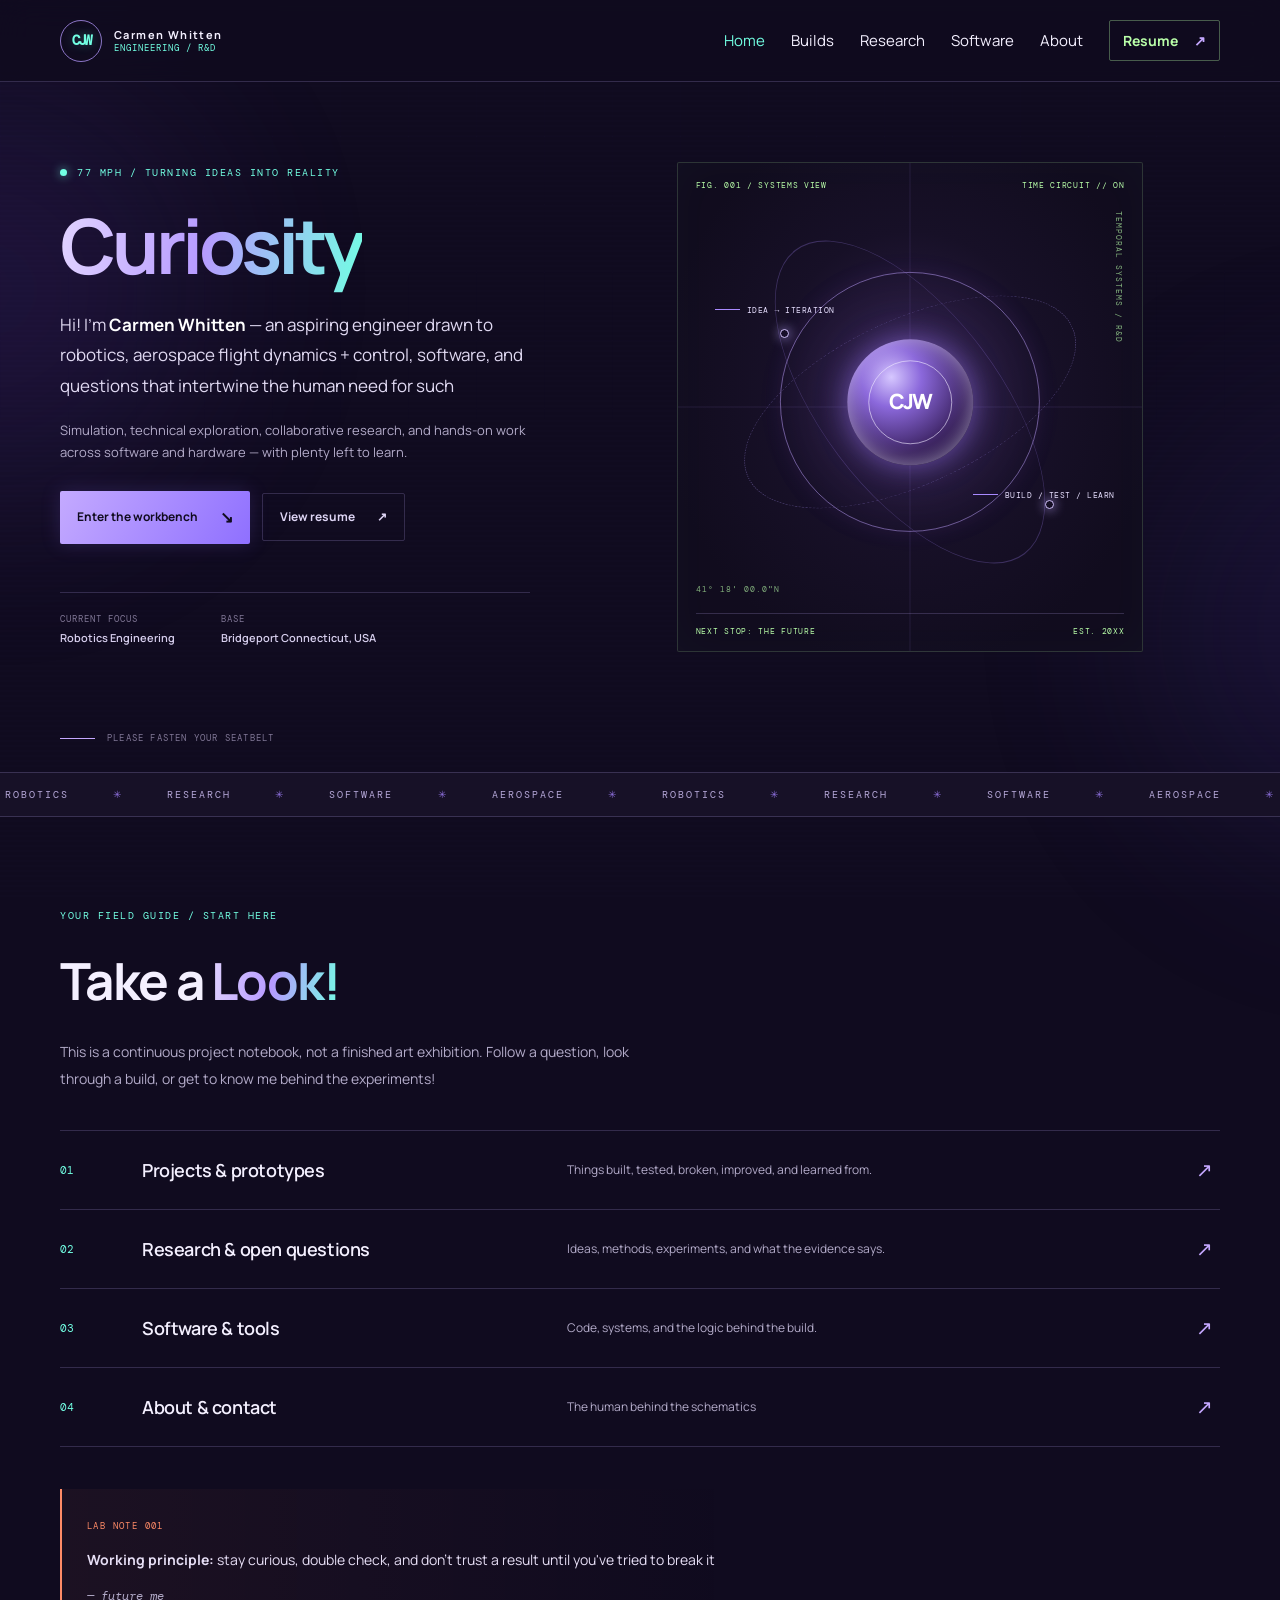
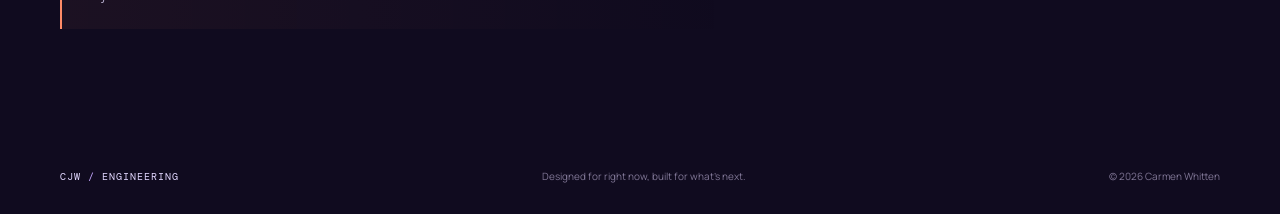
<file: index.html>
<!doctype html>
<html lang="en">
<head>
  <meta charset="utf-8">
  <meta name="viewport" content="width=device-width, initial-scale=1">
  <meta name="theme-color" content="#100b1f">
  <meta name="description" content="Engineering portfolio spanning robotics, research, software, and aerospace.">

  <title>Carmen Whitten — Engineering Portfolio</title>

  <link rel="icon" href="assets/favicon.svg" type="image/svg+xml">
  <link rel="stylesheet" href="styles.css">
  <link rel="stylesheet" href="bttf-theme.css">

  <script src="script.js" defer></script>
</head>

<body>
  <a class="skip-link" href="#main">Skip to content</a>

  <div class="ambient ambient-one" aria-hidden="true"></div>
  <div class="ambient ambient-two" aria-hidden="true"></div>

  <header class="site-header">
    <a class="brand" href="index.html" aria-label="Carmen Whitten home">
      <span class="brand-mark">CJW</span>
      <span class="brand-copy">
        <strong>Carmen Whitten</strong>
        <small>ENGINEERING / R&amp;D</small>
      </span>
    </a>

    <button
      class="menu-toggle"
      aria-expanded="false"
      aria-controls="primary-nav"
      aria-label="Open navigation"
    >
      <span></span>
      <span></span>
    </button>

    <nav class="primary-nav" id="primary-nav" aria-label="Main navigation">
      <a href="index.html" class="active" aria-current="page">Home</a>
      <a href="projects.html">Builds</a>
      <a href="research.html">Research</a>
      <a href="software.html">Software</a>
      <a href="about.html">About</a>
      <a class="nav-resume" href="resume.html">Resume <span>↗</span></a>
    </nav>
  </header>

  <main id="main">
    <section class="hero section-wrap" id="home">
      <div class="hero-copy">
        <div class="eyebrow">
          <span class="status-dot"></span>
          77 MPH / TURNING IDEAS INTO REALITY
        </div>

        <h1>
        <span class="gradient-text">Curiosity</span>
        </h1>

        <p class="hero-intro">
          Hi! I’m <strong>Carmen Whitten</strong> — an aspiring engineer drawn
          to robotics, aerospace flight dynamics + control, software, and
          questions that intertwine the human need for such
        </p>

        <p class="hero-sub">
          Simulation, technical exploration, collaborative research, and
          hands-on work across software and hardware — with plenty left to learn.
        </p>

        <div class="hero-actions">
          <a class="button button-primary" href="projects.html">
            Enter the workbench <span>↘</span>
          </a>
          <a class="button button-quiet" href="resume.html">
            View resume <span>↗</span>
          </a>
        </div>

        <div class="hero-meta">
          <div>
            <span class="meta-label">CURRENT FOCUS</span>
            <strong>Robotics Engineering</strong>
          </div>
          <div>
            <span class="meta-label">BASE</span>
            <strong>Bridgeport Connecticut, USA</strong>
          </div>
        </div>
      </div>

      <div class="hero-art" aria-label="Abstract futuristic engineering illustration">
        <div class="art-topline">
          <span>FIG. 001 / SYSTEMS VIEW</span>
          <span>TIME CIRCUIT // ON</span>
        </div>

        <div class="orbit orbit-a"></div>
        <div class="orbit orbit-b"></div>
        <div class="orbit orbit-c"></div>

        <div class="core">
          <div class="core-inner">CJW</div>
        </div>

        <div class="crosshair crosshair-one"></div>
        <div class="crosshair crosshair-two"></div>

        <div class="art-label label-a">
          <span class="label-line"></span>
          <span>IDEA → ITERATION</span>
        </div>

        <div class="art-label label-b">
          <span class="label-line"></span>
          <span>BUILD / TEST / LEARN</span>
        </div>

        <div class="coordinate coord-a">41° 18' 00.0"N</div>
        <div class="coordinate coord-b">TEMPORAL SYSTEMS / R&amp;D</div>

        <div class="art-bottomline">
          <span>NEXT STOP: THE FUTURE</span>
          <span>EST. 20XX</span>
        </div>
      </div>

      <div class="scroll-cue">
        <span></span>
        PLEASE FASTEN YOUR SEATBELT
      </div>
    </section>

    <section class="ticker" aria-label="Areas of interest">
      <div class="ticker-track">
        <span>ROBOTICS</span><i>✳</i>
        <span>RESEARCH</span><i>✳</i>
        <span>SOFTWARE</span><i>✳</i>
        <span>AEROSPACE</span><i>✳</i>
        <span>ROBOTICS</span><i>✳</i>
        <span>RESEARCH</span><i>✳</i>
        <span>SOFTWARE</span><i>✳</i>
        <span>AEROSPACE</span><i>✳</i>
      </div>
    </section>

    <section class="section-wrap route-map">
      <div class="eyebrow">YOUR FIELD GUIDE / START HERE</div>

      <h2>Take a <span class="gradient-text">Look!</span></h2>

      <p class="route-intro">
        This is a continuous project notebook, not a finished art exhibition.
        Follow a question, look through a build, or get to know me
        behind the experiments!
      </p>

      <div class="route-list">
        <a href="projects.html">
          <span class="route-no">01</span>
          <span class="route-title">Projects &amp; prototypes</span>
          <span class="route-desc">
            Things built, tested, broken, improved, and learned from.
          </span>
          <span class="route-arrow">↗</span>
        </a>

        <a href="research.html">
          <span class="route-no">02</span>
          <span class="route-title">Research &amp; open questions</span>
          <span class="route-desc">
            Ideas, methods, experiments, and what the evidence says.
          </span>
          <span class="route-arrow">↗</span>
        </a>

        <a href="software.html">
          <span class="route-no">03</span>
          <span class="route-title">Software &amp; tools</span>
          <span class="route-desc">
            Code, systems, and the logic behind the build.
          </span>
          <span class="route-arrow">↗</span>
        </a>

        <a href="about.html">
          <span class="route-no">04</span>
          <span class="route-title">About &amp; contact</span>
          <span class="route-desc">
            The human behind the schematics
          </span>
          <span class="route-arrow">↗</span>
        </a>
      </div>

      <div class="home-note">
        <span class="note-stamp">LAB NOTE 001</span>
        <p>
          <strong>Working principle:</strong> stay curious, double check,
          and don't trust a result until you've tried to break it 
        </p>
        <span class="note-scribble">— future me</span>
      </div>
    </section>
  </main>

  <footer class="site-footer">
    <a class="footer-brand" href="index.html">
      CJW<span> / </span>ENGINEERING
    </a>
    <span>Designed for right now, built for what's next.</span>
    <span>© <span id="year">2026</span> Carmen Whitten</span>
  </footer>
</body>
</html>
</file>
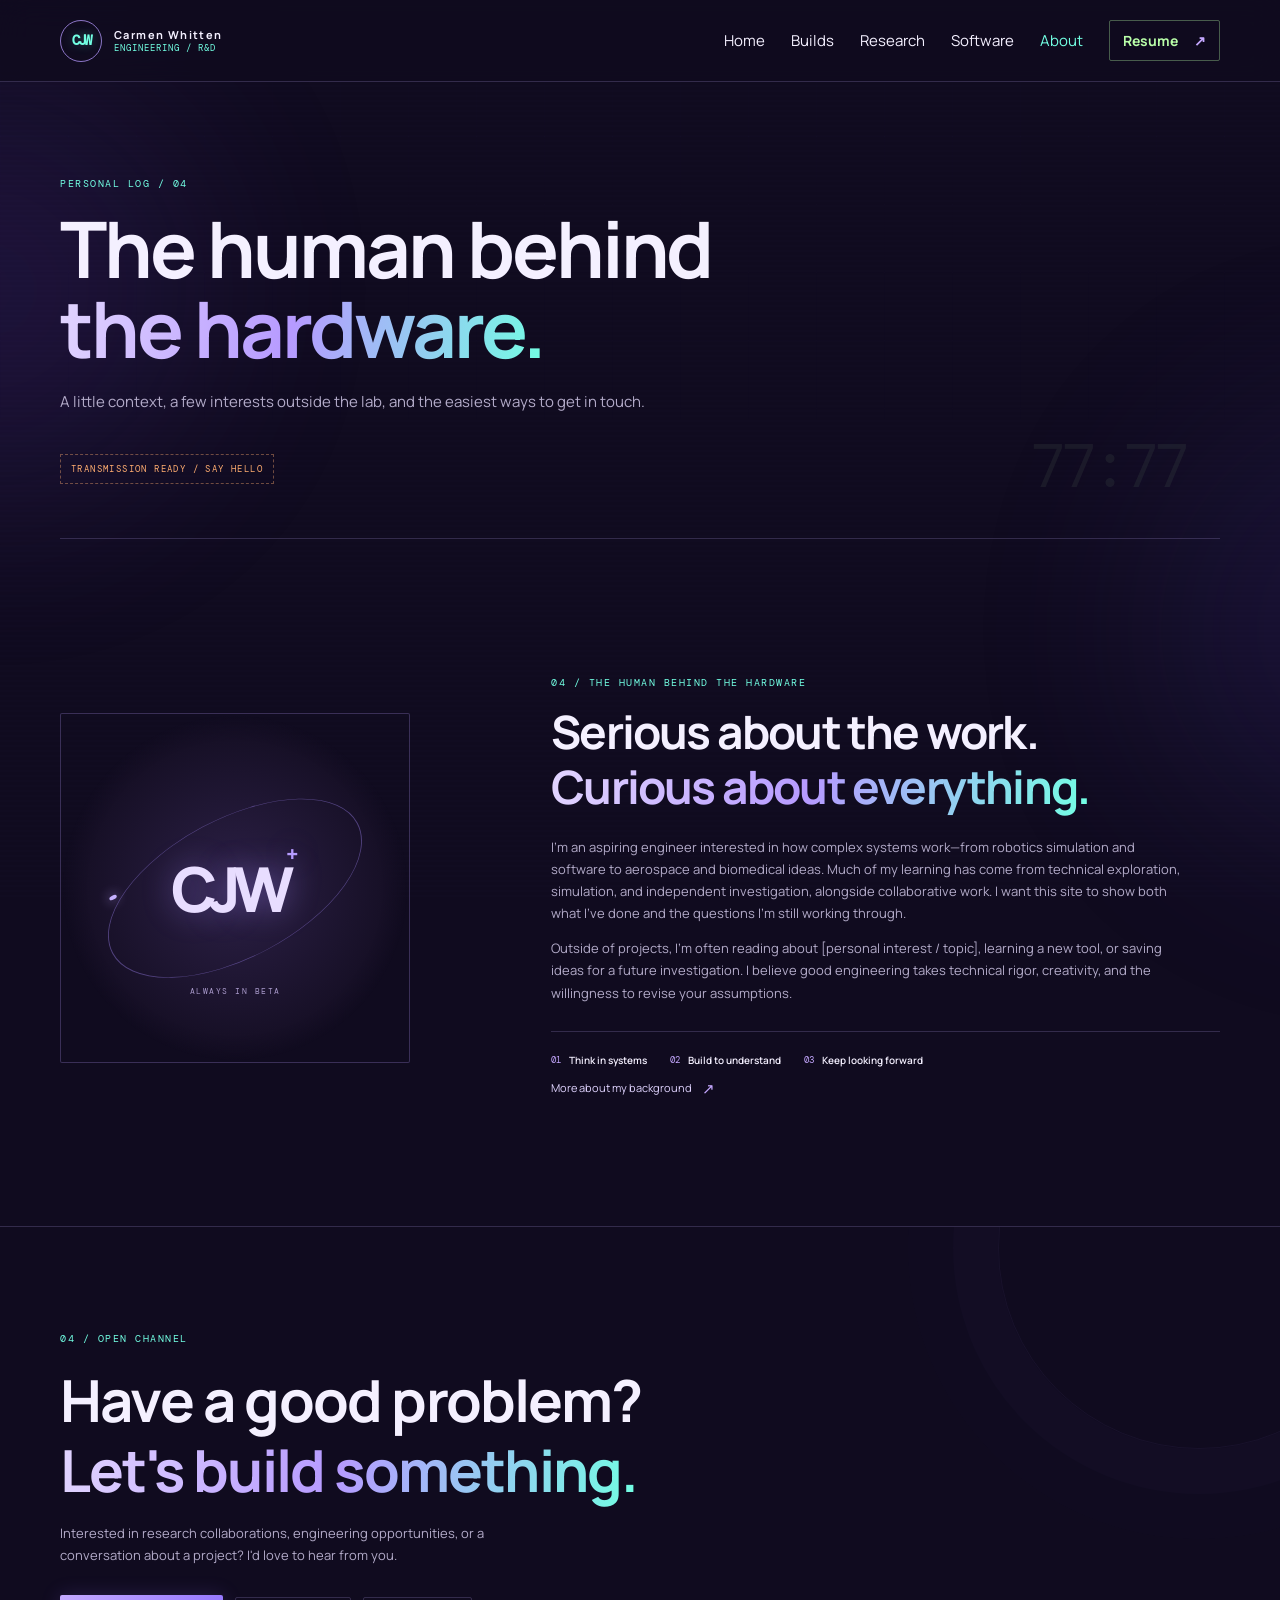
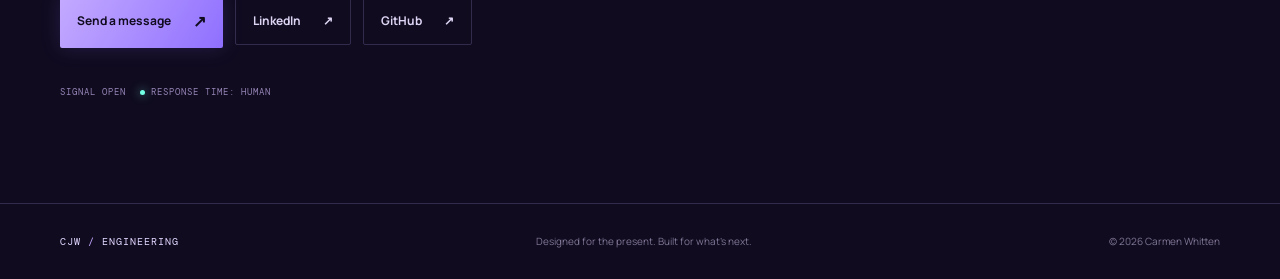
<file: about.html>
<!doctype html>
<html lang="en">
<head>
  <meta charset="utf-8">
  <meta name="viewport" content="width=device-width, initial-scale=1">
  <meta name="theme-color" content="#100b1f">
  <meta name="description" content="Engineering portfolio spanning robotics, research, software, and aerospace.">

  <title>About &amp; Contact — Carmen Whitten</title>

  <link rel="icon" href="assets/favicon.svg" type="image/svg+xml">
  <link rel="stylesheet" href="styles.css">
  <link rel="stylesheet" href="bttf-theme.css">

  <script src="script.js" defer></script>
</head>

<body>
  <a class="skip-link" href="#main">Skip to content</a>

  <div class="ambient ambient-one" aria-hidden="true"></div>
  <div class="ambient ambient-two" aria-hidden="true"></div>

  <header class="site-header">
    <a class="brand" href="index.html" aria-label="Carmen Whitten home">
      <span class="brand-mark">CJW</span>
      <span class="brand-copy">
        <strong>Carmen Whitten</strong>
        <small>ENGINEERING / R&amp;D</small>
      </span>
    </a>

    <button
      class="menu-toggle"
      aria-expanded="false"
      aria-controls="primary-nav"
      aria-label="Open navigation"
    >
      <span></span>
      <span></span>
    </button>

    <nav class="primary-nav" id="primary-nav" aria-label="Main navigation">
      <a href="index.html">Home</a>
      <a href="projects.html">Builds</a>
      <a href="research.html">Research</a>
      <a href="software.html">Software</a>
      <a href="about.html" class="active" aria-current="page">About</a>
      <a class="nav-resume" href="resume.html">Resume <span>↗</span></a>
    </nav>
  </header>

  <main id="main">
    <section class="page-intro section-wrap">
      <div class="eyebrow">PERSONAL LOG / 04</div>

      <h1>
        The human behind<br>
        <span class="gradient-text">the hardware.</span>
      </h1>

      <p>
        A little context, a few interests outside the lab, and the easiest
        ways to get in touch.
      </p>

      <div class="page-stamp">TRANSMISSION READY / SAY HELLO</div>
    </section>

    <section class="about-section section-wrap" id="about">
      <div class="about-mark">
        <div class="about-orbit"></div>
        <div class="about-monogram">CJW<span>+</span></div>
        <span class="about-stamp">ALWAYS IN BETA</span>
      </div>

      <div class="about-copy">
        <div class="eyebrow">04 / THE HUMAN BEHIND THE HARDWARE</div>

        <h2>
          Serious about the work.<br>
          <span class="gradient-text">Curious about everything.</span>
        </h2>

        <p>
          I'm an aspiring engineer interested in how complex systems work—from
          robotics simulation and software to aerospace and biomedical ideas.
          Much of my learning has come from technical exploration, simulation,
          and independent investigation, alongside collaborative work. I want
          this site to show both what I've done and the questions I'm still
          working through.
        </p>

        <p>
          Outside of projects, I'm often reading about [personal interest /
          topic], learning a new tool, or saving ideas for a future
          investigation. I believe good engineering takes technical rigor,
          creativity, and the willingness to revise your assumptions.
        </p>

        <div class="about-facts">
          <div>
            <span>01</span>
            <strong>Think in systems</strong>
          </div>
          <div>
            <span>02</span>
            <strong>Build to understand</strong>
          </div>
          <div>
            <span>03</span>
            <strong>Keep looking forward</strong>
          </div>
        </div>

        <a class="text-link" href="resume.html">
          More about my background <span>↗</span>
        </a>
      </div>
    </section>

    <section class="contact-section" id="contact">
      <div class="section-wrap contact-inner">
        <div class="eyebrow">04 / OPEN CHANNEL</div>

        <h2>
          Have a good problem?<br>
          <span class="gradient-text">Let's build something.</span>
        </h2>

        <p>
          Interested in research collaborations, engineering opportunities,
          or a conversation about a project? I'd love to hear from you.
        </p>

        <div class="contact-actions">
          <a class="button button-primary" href="mailto:your.email@example.com">
            Send a message <span>↗</span>
          </a>

          <a
            class="button button-quiet"
            href="https://www.linkedin.com/"
            rel="noreferrer"
            target="_blank"
          >
            LinkedIn <span>↗</span>
          </a>

          <a
            class="button button-quiet"
            href="https://github.com/"
            rel="noreferrer"
            target="_blank"
          >
            GitHub <span>↗</span>
          </a>
        </div>

        <div class="contact-coordinate">
          SIGNAL OPEN <span class="status-dot"></span> RESPONSE TIME: HUMAN
        </div>
      </div>
    </section>
  </main>

  <footer class="site-footer">
    <a class="footer-brand" href="index.html">
      CJW<span> / </span>ENGINEERING
    </a>
    <span>Designed for the present. Built for what's next.</span>
    <span>© <span id="year">2026</span> Carmen Whitten</span>
  </footer>
</body>
</html>
</file>
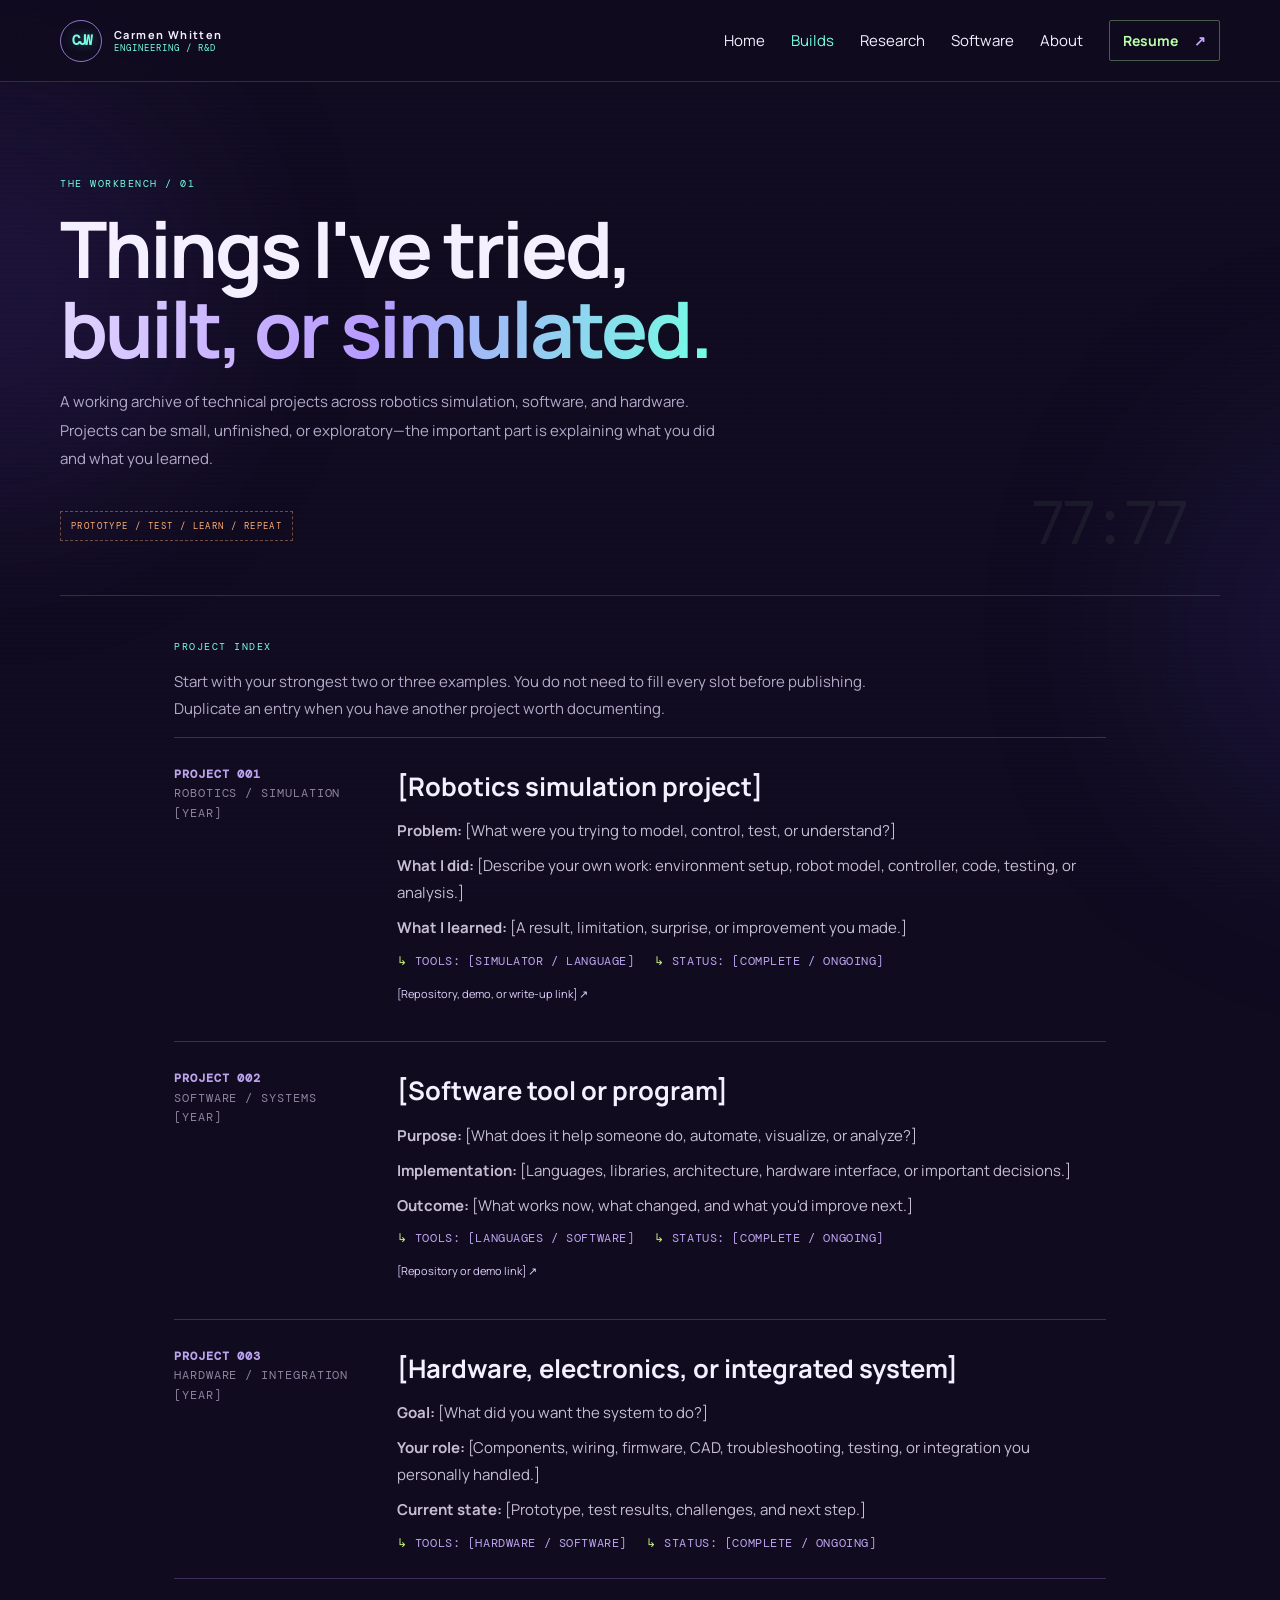
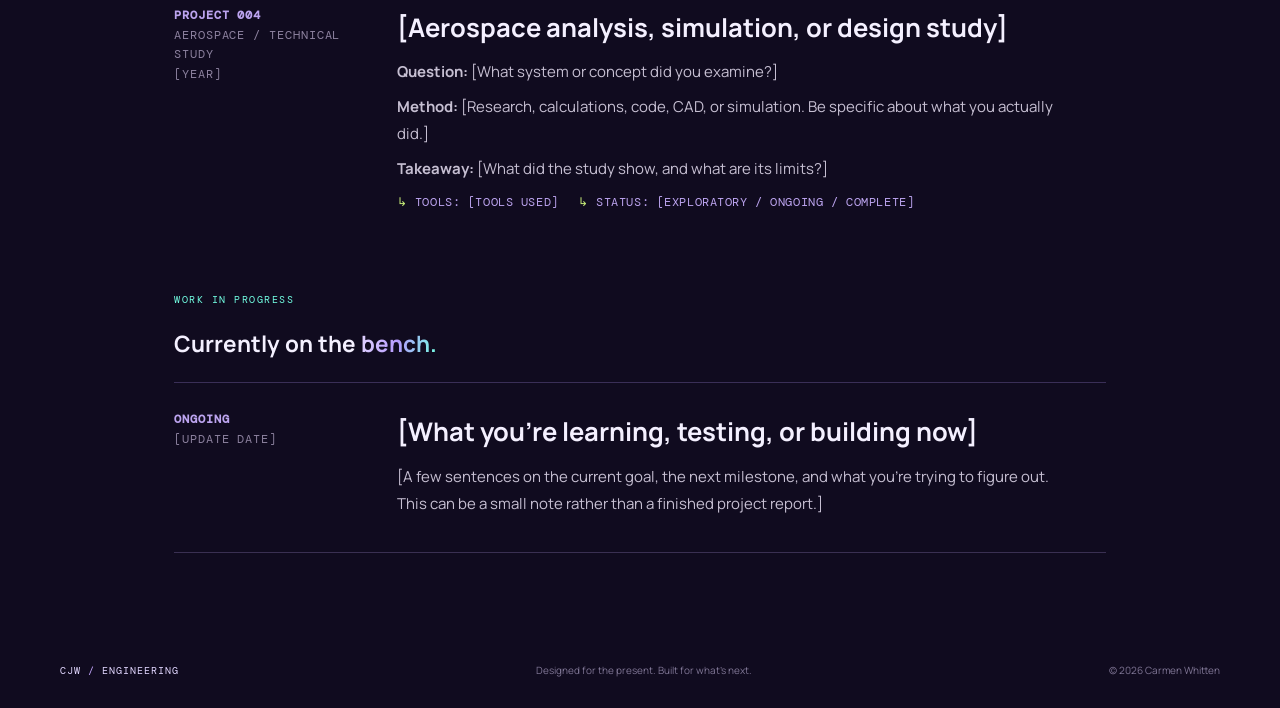
<file: projects.html>
<!doctype html>
<html lang="en">
<head>
  <meta charset="utf-8">
  <meta name="viewport" content="width=device-width, initial-scale=1">
  <meta name="theme-color" content="#100b1f">
  <meta name="description" content="Robotics simulation, software, hardware, and engineering projects.">
  <title>Projects &amp; Builds — Carmen Whitten</title>
  <link rel="icon" href="assets/favicon.svg" type="image/svg+xml">
  <link rel="stylesheet" href="styles.css">
  <link rel="stylesheet" href="bttf-theme.css">
  <script src="script.js" defer></script>  
</head>

<body>
<a class="skip-link" href="#main">Skip to content</a>
<div class="ambient ambient-one" aria-hidden="true"></div>
<div class="ambient ambient-two" aria-hidden="true"></div>

<header class="site-header"><a class="brand" href="index.html" aria-label="Carmen Whitten home"><span class="brand-mark">CJW</span><span class="brand-copy"><strong>Carmen Whitten</strong><small>ENGINEERING / R&amp;D</small></span></a>
  <button class="menu-toggle" aria-expanded="false" aria-controls="primary-nav" aria-label="Open navigation"><span></span><span></span></button>
  <nav class="primary-nav" id="primary-nav" aria-label="Main navigation"><a href="index.html">Home</a><a href="projects.html" class="active" aria-current="page">Builds</a><a href="research.html">Research</a><a href="software.html">Software</a><a href="about.html">About</a><a class="nav-resume" href="resume.html">Resume <span>↗</span></a></nav></header>

<main id="main"><section class="page-intro section-wrap"><div class="eyebrow">THE WORKBENCH / 01</div><h1>Things I've tried,<br><span class="gradient-text">built, or simulated.</span></h1><p>A working archive of technical projects across robotics simulation, software, and hardware. Projects can be small, unfinished, or exploratory—the important part is explaining what you did and what you learned.</p><div class="page-stamp">PROTOTYPE / TEST / LEARN / REPEAT</div></section>
<section class="open-notebook"><div class="eyebrow">PROJECT INDEX</div><p class="notebook-lede">Start with your strongest two or three examples. You do not need to fill every slot before publishing. Duplicate an entry when you have another project worth documenting.</p>
  
<article class="notebook-entry" id="project-robotics"><div class="entry-side">PROJECT 001<span>Robotics / simulation</span><span>[Year]</span></div><div class="entry-main"><h3>[Robotics simulation project]</h3><p><strong>Problem:</strong> [What were you trying to model, control, test, or understand?]</p><p><strong>What I did:</strong> [Describe your own work: environment setup, robot model, controller, code, testing, or analysis.]</p><p><strong>What I learned:</strong> [A result, limitation, surprise, or improvement you made.]</p><div class="inline-fields"><span>Tools: [simulator / language]</span><span>Status: [complete / ongoing]</span></div><p><a class="text-link" href="https://github.com/" target="_blank" rel="noreferrer">[Repository, demo, or write-up link] ↗</a></p></div></article>
<article class="notebook-entry" id="project-software"><div class="entry-side">PROJECT 002<span>Software / systems</span><span>[Year]</span></div><div class="entry-main"><h3>[Software tool or program]</h3><p><strong>Purpose:</strong> [What does it help someone do, automate, visualize, or analyze?]</p><p><strong>Implementation:</strong> [Languages, libraries, architecture, hardware interface, or important decisions.]</p><p><strong>Outcome:</strong> [What works now, what changed, and what you'd improve next.]</p><div class="inline-fields"><span>Tools: [languages / software]</span><span>Status: [complete / ongoing]</span></div><p><a class="text-link" href="https://github.com/" target="_blank" rel="noreferrer">[Repository or demo link] ↗</a></p></div></article>
<article class="notebook-entry" id="project-hardware"><div class="entry-side">PROJECT 003<span>Hardware / integration</span><span>[Year]</span></div><div class="entry-main"><h3>[Hardware, electronics, or integrated system]</h3><p><strong>Goal:</strong> [What did you want the system to do?]</p><p><strong>Your role:</strong> [Components, wiring, firmware, CAD, troubleshooting, testing, or integration you personally handled.]</p><p><strong>Current state:</strong> [Prototype, test results, challenges, and next step.]</p><div class="inline-fields"><span>Tools: [hardware / software]</span><span>Status: [complete / ongoing]</span></div></div></article>
<article class="notebook-entry" id="project-aerospace"><div class="entry-side">PROJECT 004<span>Aerospace / technical study</span><span>[Year]</span></div><div class="entry-main"><h3>[Aerospace analysis, simulation, or design study]</h3><p><strong>Question:</strong> [What system or concept did you examine?]</p><p><strong>Method:</strong> [Research, calculations, code, CAD, or simulation. Be specific about what you actually did.]</p><p><strong>Takeaway:</strong> [What did the study show, and what are its limits?]</p><div class="inline-fields"><span>Tools: [tools used]</span><span>Status: [exploratory / ongoing / complete]</span></div></div></article>
<div class="eyebrow" style="margin-top:3.5rem">WORK IN PROGRESS</div><h2>Currently on the <span class="gradient-text">bench.</span></h2><article class="notebook-entry"><div class="entry-side">ONGOING<span>[Update date]</span></div><div class="entry-main"><h3>[What you're learning, testing, or building now]</h3><p>[A few sentences on the current goal, the next milestone, and what you're trying to figure out. This can be a small note rather than a finished project report.]</p></div></article>
</section></main><footer class="site-footer"><a class="footer-brand" href="index.html">CJW<span> / </span>ENGINEERING</a><span>Designed for the present. Built for what's next.</span><span>© <span id="year">2026</span> Carmen Whitten</span></footer></body></html>
</file>
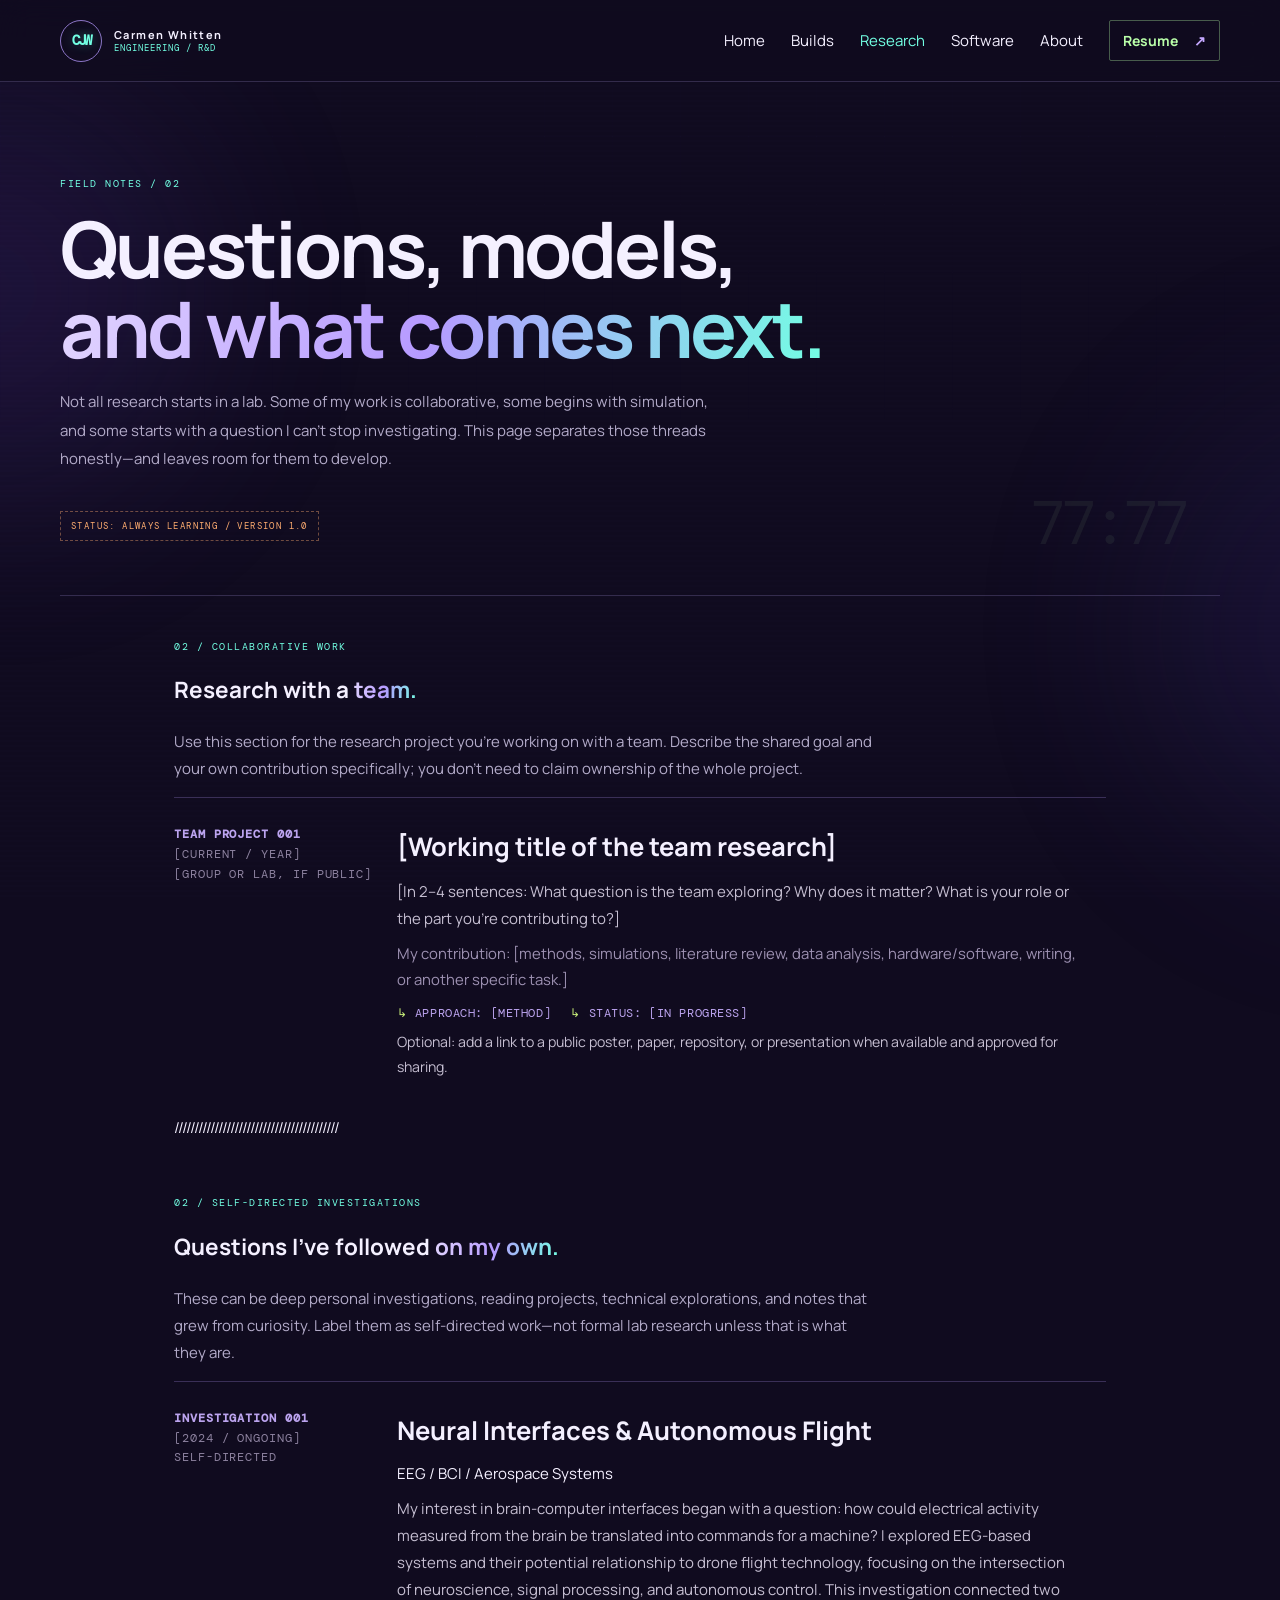
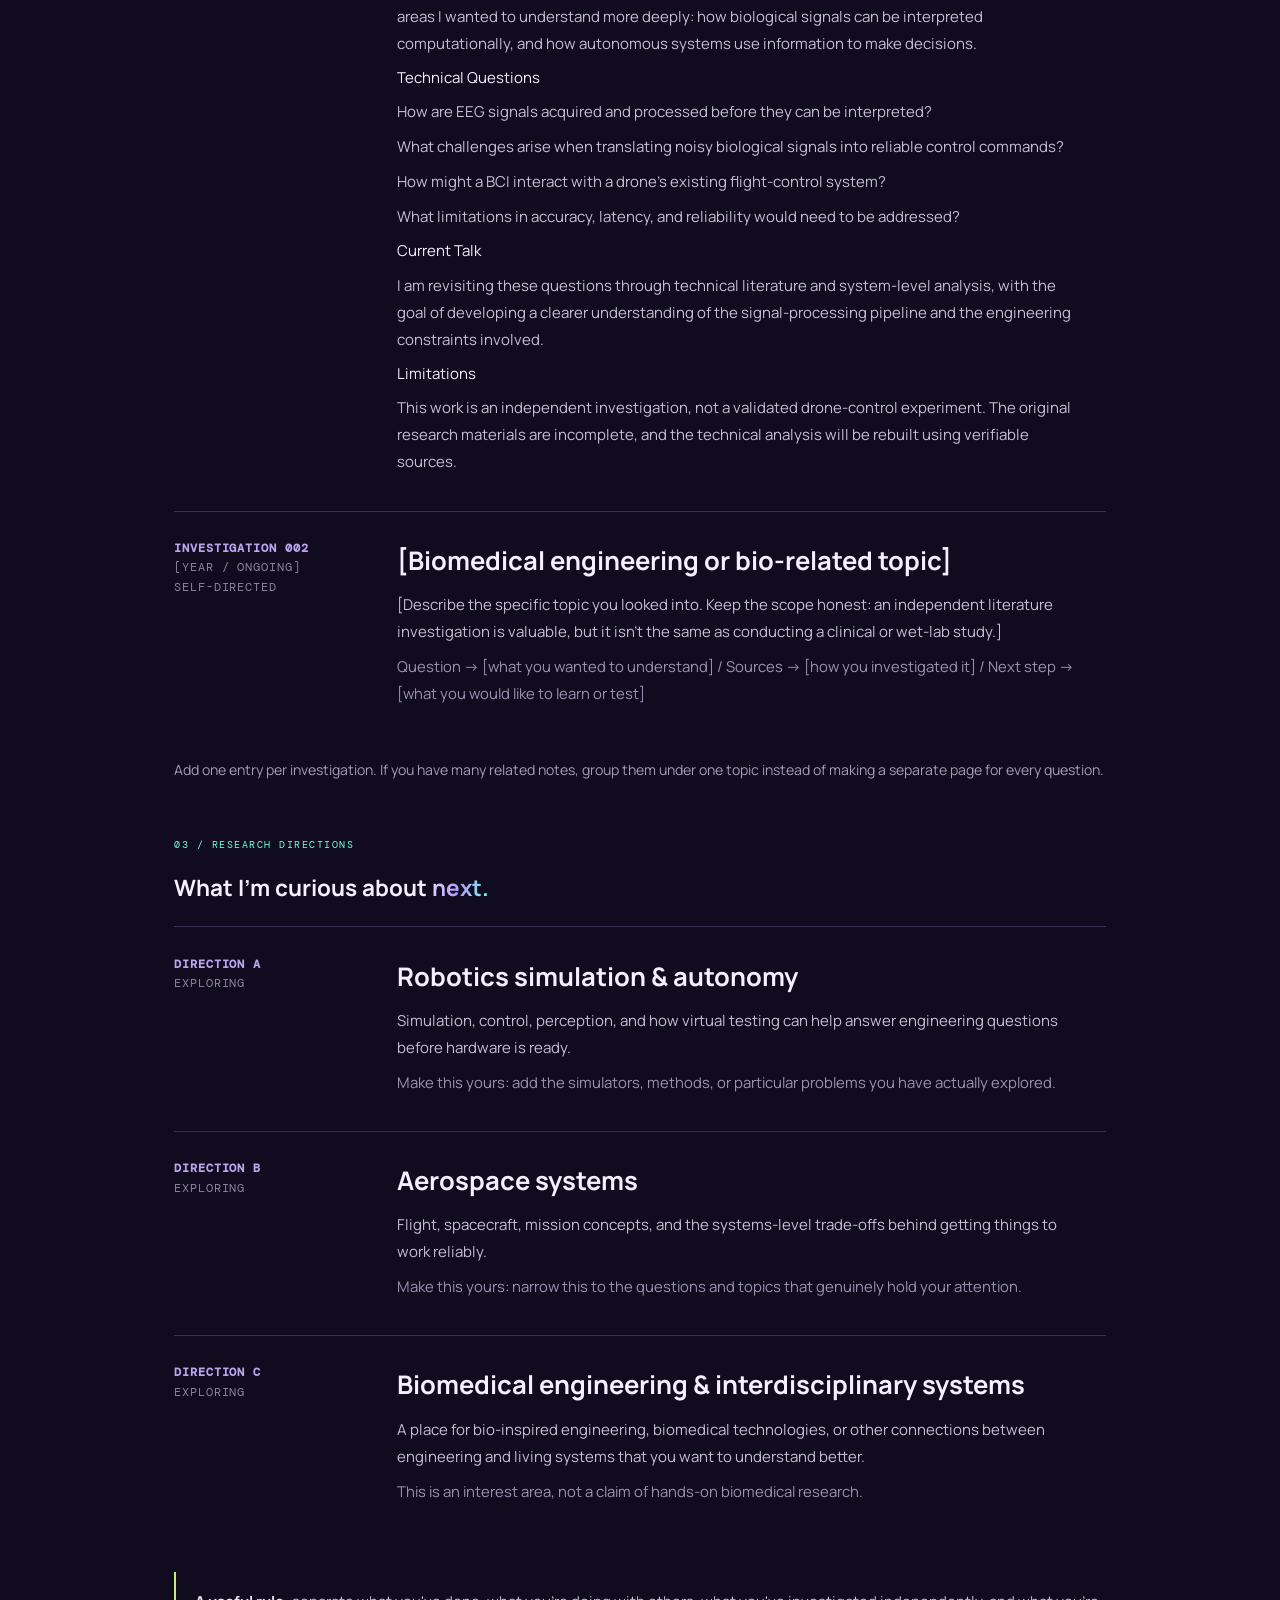
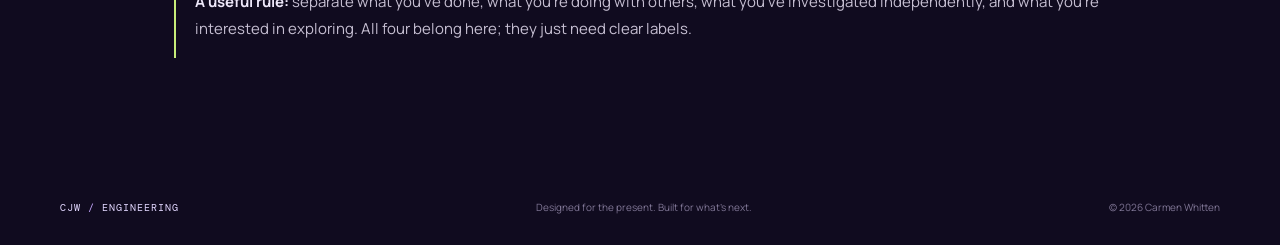
<file: research.html>
<!doctype html>
<html lang="en">
<head>
  <meta charset="utf-8">
  <meta name="viewport" content="width=device-width, initial-scale=1">
  <meta name="theme-color" content="#100b1f">
  <meta name="description" content="Collaborative research, self-directed technical investigations, and research interests.">

  <title>Research &amp; Investigations — Carmen Whitten</title>

  <link rel="icon" href="assets/favicon.svg" type="image/svg+xml">
  <link rel="stylesheet" href="styles.css">
  <link rel="stylesheet" href="bttf-theme.css">

  <script src="script.js" defer></script>
</head>

<body>
  <a class="skip-link" href="#main">Skip to content</a>

  <div class="ambient ambient-one" aria-hidden="true"></div>
  <div class="ambient ambient-two" aria-hidden="true"></div>

  <header class="site-header">
    <a class="brand" href="index.html" aria-label="Carmen Whitten home">
      <span class="brand-mark">CJW</span>
      <span class="brand-copy">
        <strong>Carmen Whitten</strong>
        <small>ENGINEERING / R&amp;D</small>
      </span>
    </a>

    <button
      class="menu-toggle"
      aria-expanded="false"
      aria-controls="primary-nav"
      aria-label="Open navigation"
    >
      <span></span>
      <span></span>
    </button>

    <nav class="primary-nav" id="primary-nav" aria-label="Main navigation">
      <a href="index.html">Home</a>
      <a href="projects.html">Builds</a>
      <a href="research.html" class="active" aria-current="page">Research</a>
      <a href="software.html">Software</a>
      <a href="about.html">About</a>
      <a class="nav-resume" href="resume.html">Resume <span>↗</span></a>
    </nav>
  </header>

  <main id="main">
    <section class="page-intro section-wrap">
      <div class="eyebrow">FIELD NOTES / 02</div>

      <h1>
        Questions, models,<br>
        <span class="gradient-text">and what comes next.</span>
      </h1>

      <p>
        Not all research starts in a lab. Some of my work is collaborative,
        some begins with simulation, and some starts with a question I can't
        stop investigating. This page separates those threads honestly—and
        leaves room for them to develop.
      </p>

      <div class="page-stamp">STATUS: ALWAYS LEARNING / VERSION 1.0</div>
    </section>

    <section class="open-notebook">
      <div class="eyebrow">02 / COLLABORATIVE WORK</div>

      <h2>Research with a <span class="gradient-text">team.</span></h2>

      <p class="notebook-lede">
        Use this section for the research project you're working on with a team.
        Describe the shared goal and your own contribution specifically; you
        don't need to claim ownership of the whole project.
      </p>

      <article class="notebook-entry">
        <div class="entry-side">
          TEAM PROJECT 001
          <span>[Current / year]</span>
          <span>[Group or lab, if public]</span>
        </div>

        <div class="entry-main">
          <h3>[Working title of the team research]</h3>

          <p>
            [In 2–4 sentences: What question is the team exploring? Why does
            it matter? What is your role or the part you're contributing to?]
          </p>

          <p class="prompt">
            My contribution: [methods, simulations, literature review, data
            analysis, hardware/software, writing, or another specific task.]
          </p>

          <div class="inline-fields">
            <span>Approach: [method]</span>
            <span>Status: [in progress]</span>
          </div>

          <p class="template-instructions">
            Optional: add a link to a public poster, paper, repository, or
            presentation when available and approved for sharing.
          </p>
        </div>
      </article>
/////////////////////////////////////////
      <div class="eyebrow" style="margin-top: 3.5rem">
        02 / SELF-DIRECTED INVESTIGATIONS
      </div>

      <h2>
        Questions I've followed <span class="gradient-text">on my own.</span>
      </h2>

      <p class="notebook-lede">
        These can be deep personal investigations, reading projects, technical
        explorations, and notes that grew from curiosity. Label them as
        self-directed work—not formal lab research unless that is what they are.
      </p>

      <article class="notebook-entry">
        <div class="entry-side">
          INVESTIGATION 001
          <span>[2024 / ongoing]</span>
          <span>Self-directed</span>
        </div>

        <div class="entry-main">
          <h3>Neural Interfaces & Autonomous Flight</h3>
          <span>EEG / BCI / Aerospace Systems</span>

          <p>
            My interest in brain-computer interfaces began with a question: how could electrical activity measured from the brain be translated into commands for a machine? 
            I explored EEG-based systems and their potential relationship to drone flight technology, focusing on the intersection of neuroscience, signal processing, and autonomous control. 
            This investigation connected two areas I wanted to understand more deeply: how biological signals can be interpreted computationally, and how autonomous systems use information to make decisions.
          </p>
         <span>Technical Questions</span>
          <p> How are EEG signals acquired and processed before they can be interpreted?</p>       
          <p>What challenges arise when translating noisy biological signals into reliable control commands?</p>            
          <p> How might a BCI interact with a drone's existing flight-control system?</p>                    
          <p> What limitations in accuracy, latency, and reliability would need to be addressed?</p>
       
          <span>Current Talk</span>
          <p>I am revisiting these questions through technical literature and system-level analysis, with the goal of developing a clearer understanding of the signal-processing pipeline and the engineering constraints involved.
          </p>
          <span>Limitations</span>
          <p>
            This work is an independent investigation, not a validated drone-control experiment. The original research materials are incomplete, and the technical analysis will be rebuilt using verifiable sources.
          </p> 
        </div>
      </article>
               
      <article class="notebook-entry">
        <div class="entry-side">
          INVESTIGATION 002
          <span>[Year / ongoing]</span>
          <span>Self-directed</span>
        </div>

        <div class="entry-main">
          <h3>[Biomedical engineering or bio-related topic]</h3>

          <p>
            [Describe the specific topic you looked into. Keep the scope
            honest: an independent literature investigation is valuable, but
            it isn't the same as conducting a clinical or wet-lab study.]
          </p>

          <p class="prompt">
            Question → [what you wanted to understand] / Sources → [how you
            investigated it] / Next step → [what you would like to learn or test]
          </p>
        </div>
      </article>

      <p class="template-instructions">
        Add one entry per investigation. If you have many related notes, group
        them under one topic instead of making a separate page for every question.
      </p>

      <div class="eyebrow" style="margin-top: 3.5rem">
        03 / RESEARCH DIRECTIONS
      </div>

      <h2>
        What I'm curious about <span class="gradient-text">next.</span>
      </h2>

      <article class="notebook-entry">
        <div class="entry-side">
          DIRECTION A
          <span>Exploring</span>
        </div>

        <div class="entry-main">
          <h3>Robotics simulation &amp; autonomy</h3>

          <p>
            Simulation, control, perception, and how virtual testing can help
            answer engineering questions before hardware is ready.
          </p>

          <p class="prompt">
            Make this yours: add the simulators, methods, or particular
            problems you have actually explored.
          </p>
        </div>
      </article>

      <article class="notebook-entry">
        <div class="entry-side">
          DIRECTION B
          <span>Exploring</span>
        </div>

        <div class="entry-main">
          <h3>Aerospace systems</h3>

          <p>
            Flight, spacecraft, mission concepts, and the systems-level
            trade-offs behind getting things to work reliably.
          </p>

          <p class="prompt">
            Make this yours: narrow this to the questions and topics that
            genuinely hold your attention.
          </p>
        </div>
      </article>

      <article class="notebook-entry">
        <div class="entry-side">
          DIRECTION C
          <span>Exploring</span>
        </div>

        <div class="entry-main">
          <h3>Biomedical engineering &amp; interdisciplinary systems</h3>

          <p>
            A place for bio-inspired engineering, biomedical technologies, or
            other connections between engineering and living systems that you
            want to understand better.
          </p>

          <p class="prompt">
            This is an interest area, not a claim of hands-on biomedical research.
          </p>
        </div>
      </article>

      <div class="template-callout">
        <strong>A useful rule:</strong> separate what you've done, what you're
        doing with others, what you've investigated independently, and what
        you're interested in exploring. All four belong here; they just need
        clear labels.
      </div>
    </section>
  </main>

  <footer class="site-footer">
    <a class="footer-brand" href="index.html">
      CJW<span> / </span>ENGINEERING
    </a>
    <span>Designed for the present. Built for what's next.</span>
    <span>© <span id="year">2026</span> Carmen Whitten</span>
  </footer>
</body>
</html>
</file>
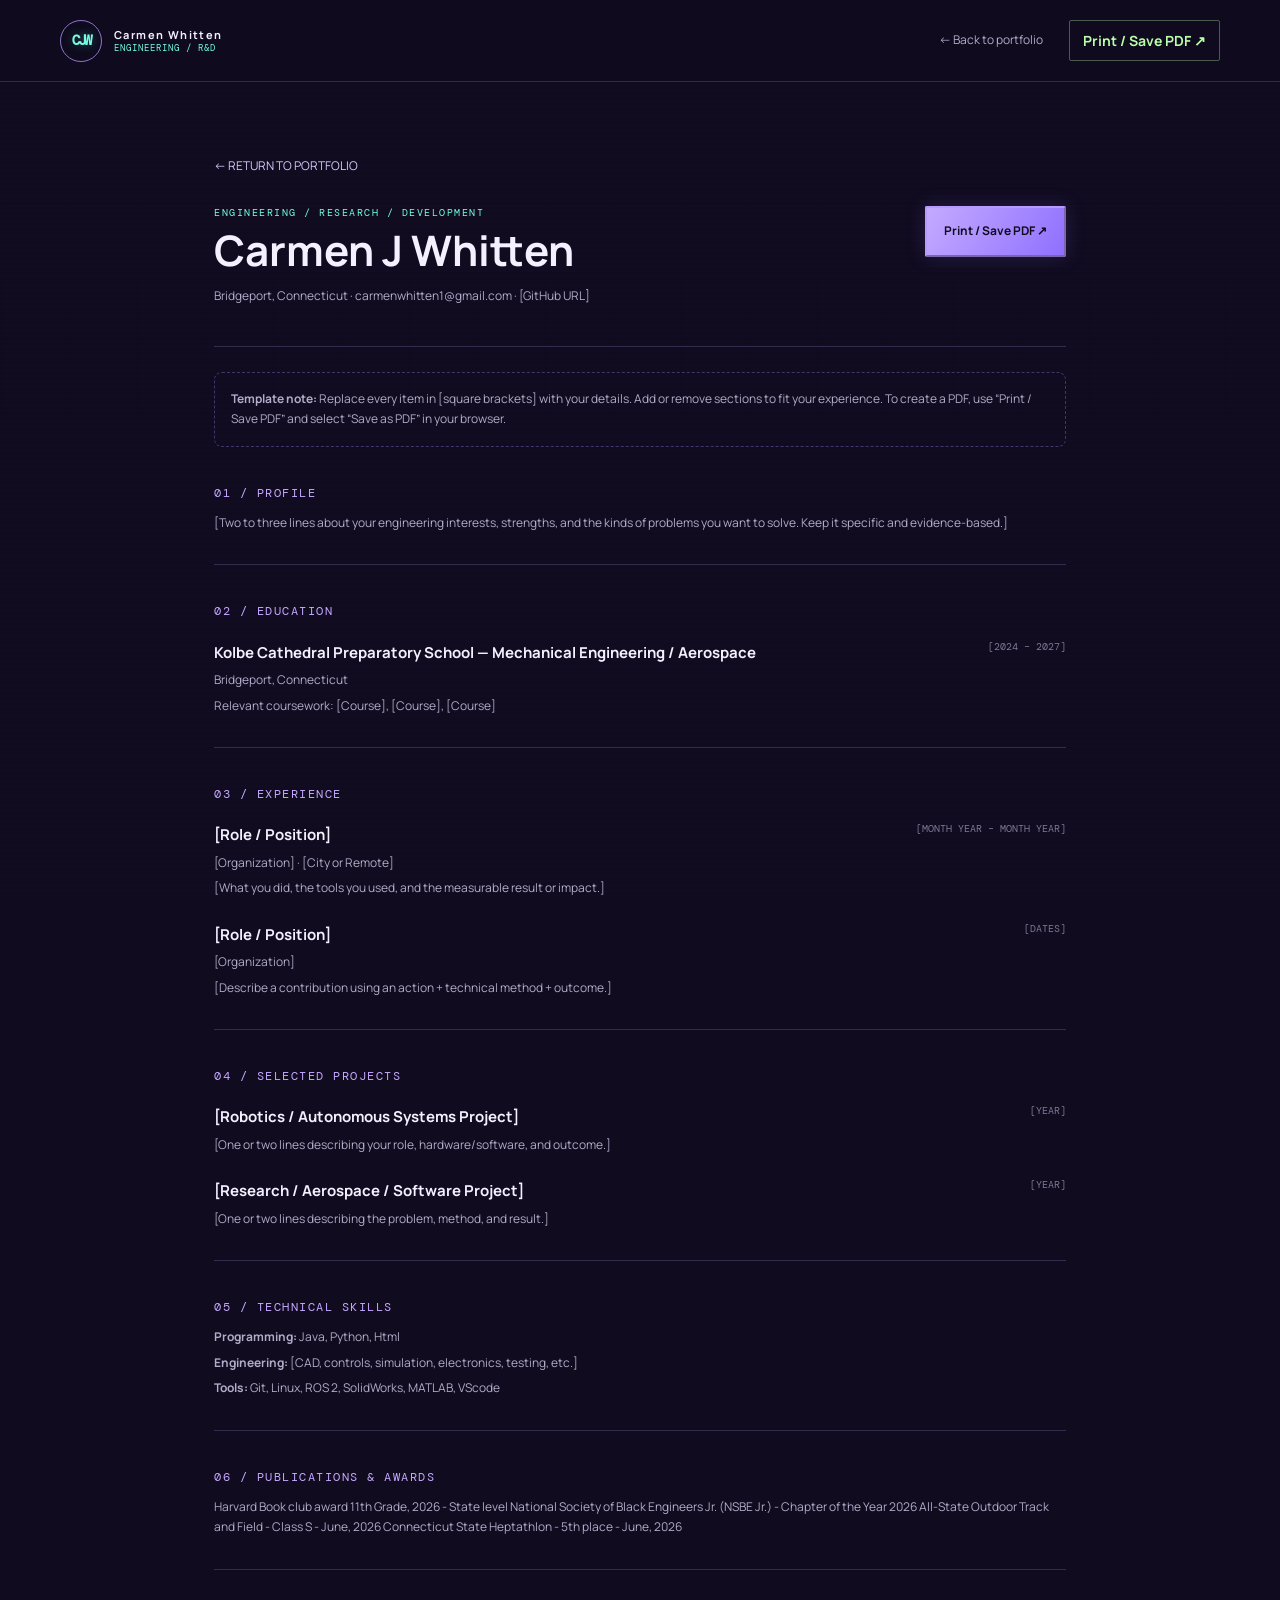
<file: resume.html>
<!doctype html>
<html lang="en">
<head>
  <meta charset="utf-8">
  <meta name="viewport" content="width=device-width, initial-scale=1">
  <meta name="theme-color" content="#100b1f">

  <title>Resume — Carmen Whitten</title>

  <link rel="icon" href="assets/favicon.svg" type="image/svg+xml">
  <link rel="stylesheet" href="styles.css">
  <link rel="stylesheet" href="bttf-theme.css">
</head>

<body class="resume-page">
  <header class="site-header">
    <a class="brand" href="index.html">
      <span class="brand-mark">CJW</span>
      <span class="brand-copy">
        <strong>Carmen Whitten</strong>
        <small>ENGINEERING / R&amp;D</small>
      </span>
    </a>

    <nav class="primary-nav" style="display: flex" aria-label="Resume navigation">
      <a class="nav-link" href="index.html">← Back to portfolio</a>
      <a class="nav-resume" href="#" onclick="window.print(); return false;">
        Print / Save PDF ↗
      </a>
    </nav>
  </header>

  <main class="resume-main">
    <a class="resume-back" href="index.html">← RETURN TO PORTFOLIO</a>

    <div class="resume-top">
      <div>
        <div class="eyebrow">ENGINEERING / RESEARCH / DEVELOPMENT</div>
        <h1>Carmen J Whitten</h1>

        <p>
          Bridgeport, Connecticut ·
          <a href="mailto:carmenwhitten1@gmail.com">carmenwhitten1@gmail.com</a>
          · [GitHub URL]
        </p>
      </div>

      <div class="resume-actions">
        <button class="button button-primary" onclick="window.print()">
          Print / Save PDF ↗
        </button>
      </div>
    </div>

    <div class="resume-note">
      <strong>Template note:</strong> Replace every item in [square brackets]
      with your details. Add or remove sections to fit your experience. To
      create a PDF, use “Print / Save PDF” and select “Save as PDF” in your
      browser.
    </div>

    <section class="resume-block">
      <h2>01 / PROFILE</h2>
      <p>
        [Two to three lines about your engineering interests, strengths, and
        the kinds of problems you want to solve. Keep it specific and evidence-based.]
      </p>
    </section>

    <section class="resume-block">
      <h2>02 / EDUCATION</h2>

      <div class="resume-entry">
        <div>
          <h3>Kolbe Cathedral Preparatory School — Mechanical Engineering / Aerospace</h3>
          <p>Bridgeport, Connecticut</p>
          <p>Relevant coursework: [Course], [Course], [Course]</p>
        </div>

        <div class="resume-date">[2024 – 2027]</div>
      </div>
    </section>

    <section class="resume-block">
      <h2>03 / EXPERIENCE</h2>

      <div class="resume-entry">
        <div>
          <h3>[Role / Position]</h3>
          <p>[Organization] · [City or Remote]</p>
          <p>
            [What you did, the tools you used, and the measurable result or impact.]
          </p>
        </div>

        <div class="resume-date">[MONTH YEAR – MONTH YEAR]</div>
      </div>

      <div class="resume-entry">
        <div>
          <h3>[Role / Position]</h3>
          <p>[Organization]</p>
          <p>
            [Describe a contribution using an action + technical method + outcome.]
          </p>
        </div>

        <div class="resume-date">[DATES]</div>
      </div>
    </section>

    <section class="resume-block">
      <h2>04 / SELECTED PROJECTS</h2>

      <div class="resume-entry">
        <div>
          <h3>[Robotics / Autonomous Systems Project]</h3>
          <p>
            [One or two lines describing your role, hardware/software, and outcome.]
          </p>
        </div>

        <div class="resume-date">[YEAR]</div>
      </div>

      <div class="resume-entry">
        <div>
          <h3>[Research / Aerospace / Software Project]</h3>
          <p>
            [One or two lines describing the problem, method, and result.]
          </p>
        </div>

        <div class="resume-date">[YEAR]</div>
      </div>
    </section>

    <section class="resume-block">
      <h2>05 / TECHNICAL SKILLS</h2>
      <p><strong>Programming:</strong> Java, Python, Html</p>
      <p><strong>Engineering:</strong> [CAD, controls, simulation, electronics, testing, etc.]</p>
      <p><strong>Tools:</strong> Git, Linux, ROS 2, SolidWorks, MATLAB, VScode </p>
    </section>

    <section class="resume-block">
      <h2>06 / PUBLICATIONS &amp; AWARDS</h2>
      <p>
      Harvard Book club award 11th Grade, 2026 - State level 
        National Society of Black Engineers Jr. (NSBE Jr.) - Chapter of the Year 2026 
          All-State Outdoor Track and Field - Class S - June, 2026
            Connecticut State Heptathlon - 5th place - June, 2026 
      </p>
    </section>
  </main>
</body>
</html>
</file>
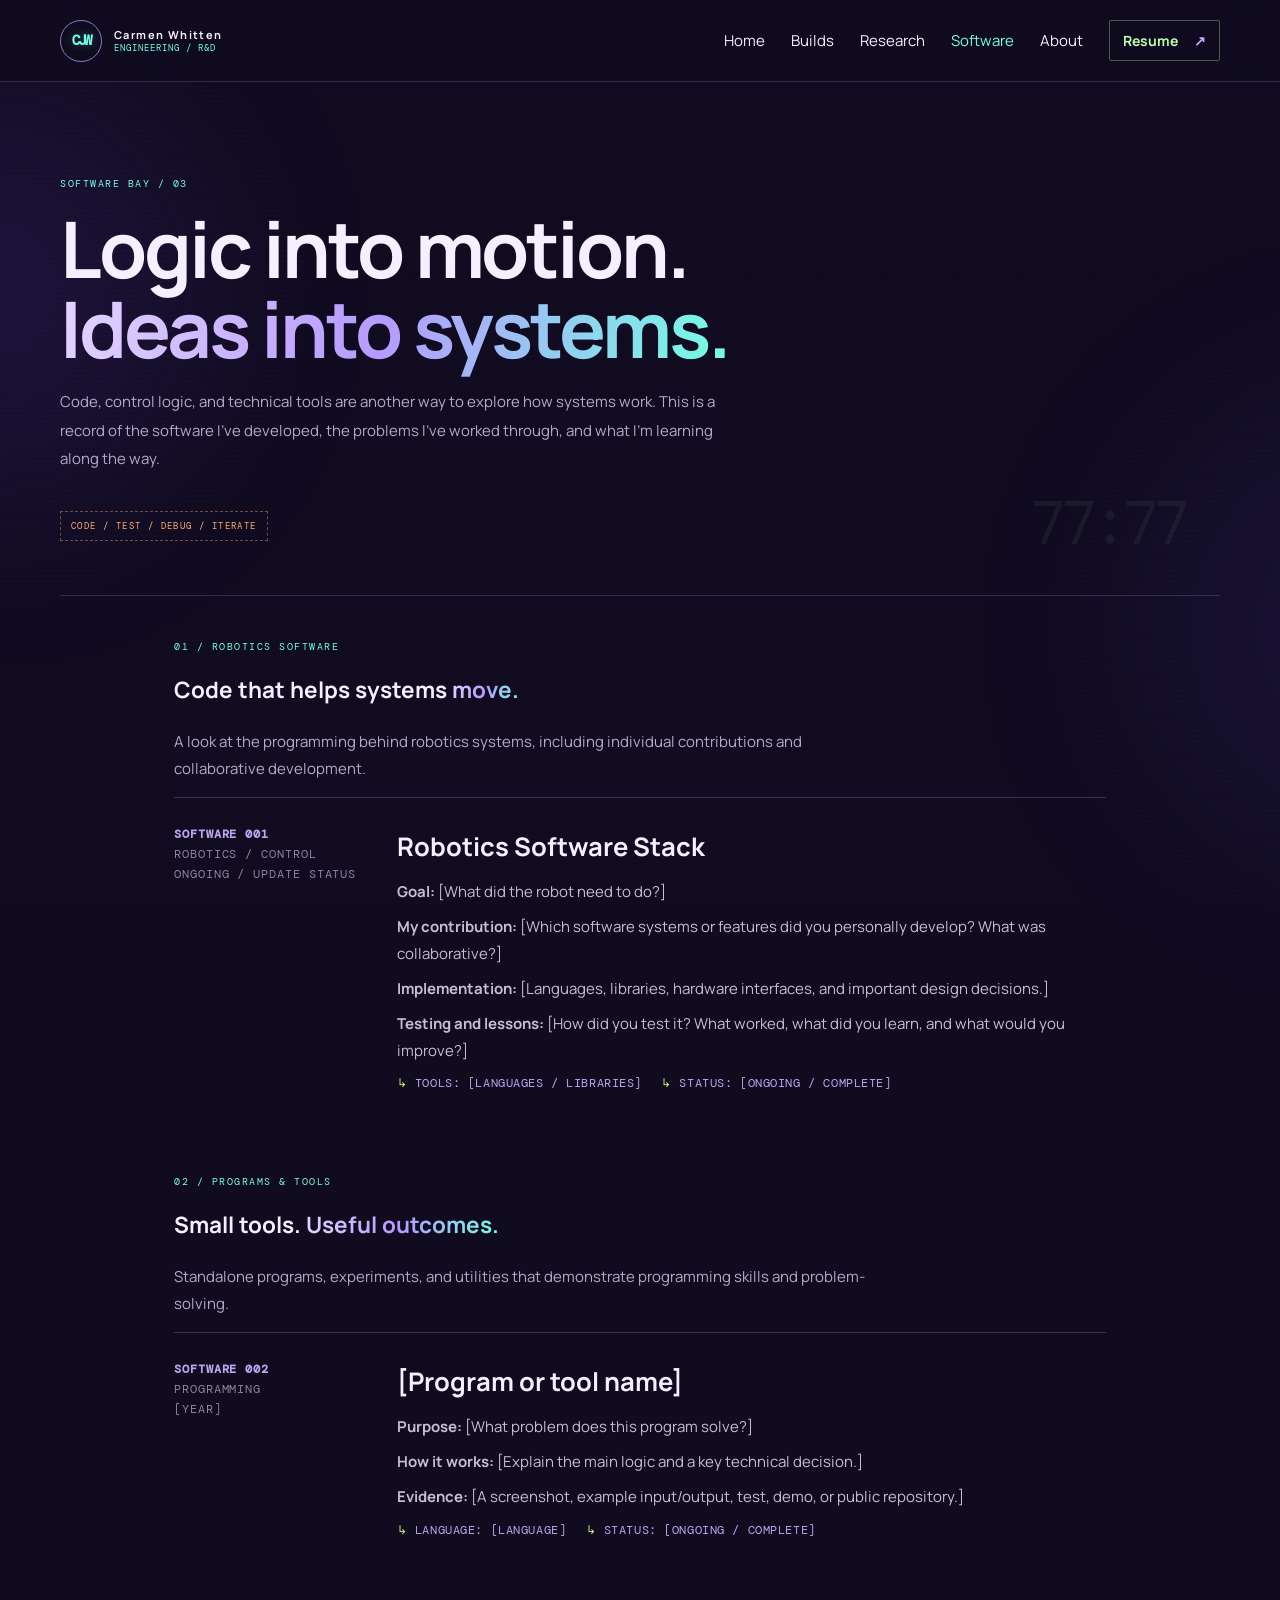
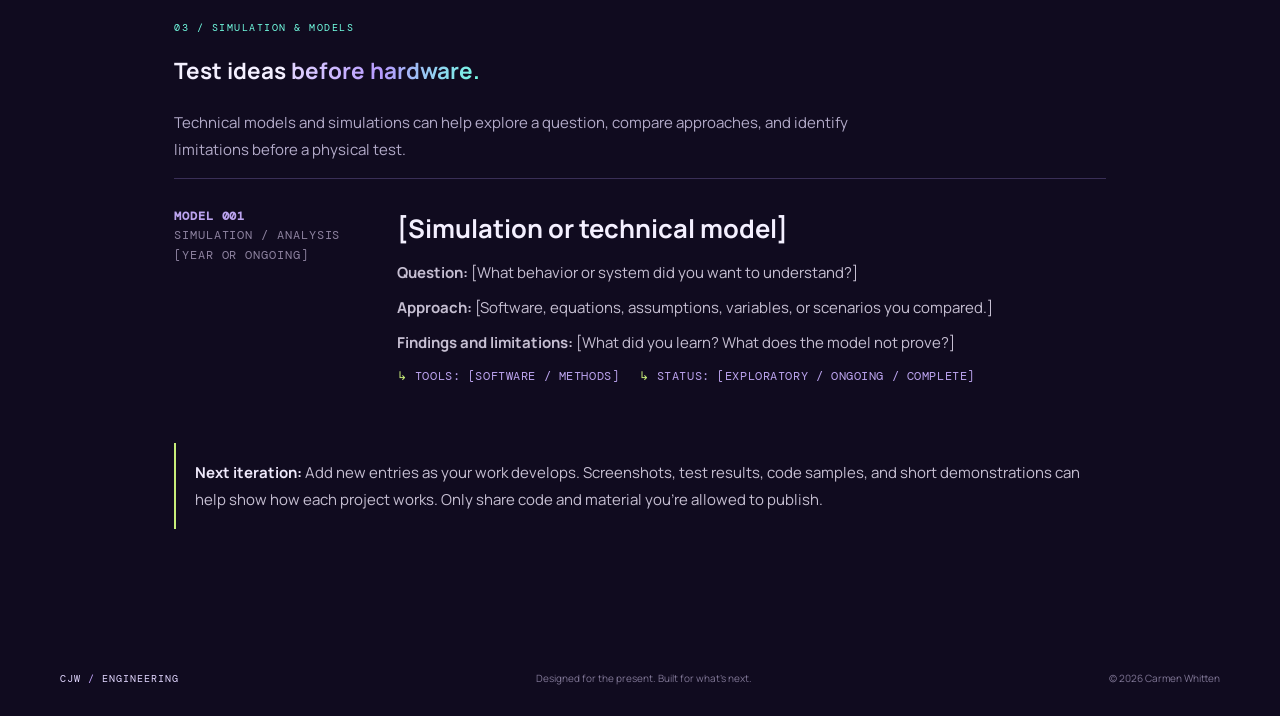
<file: software.html>
<!doctype html>
<html lang="en">
<head>
  <meta charset="utf-8">
  <meta name="viewport" content="width=device-width, initial-scale=1">
  <meta name="theme-color" content="#100b1f">
  <meta name="description" content="Robotics software, programming projects, and technical simulations by Carmen Whitten.">
  <title>Software — Carmen Whitten</title>
  <link rel="icon" href="assets/favicon.svg" type="image/svg+xml">
  <link rel="stylesheet" href="styles.css">
  <link rel="stylesheet" href="bttf-theme.css">
  <script src="script.js" defer></script>
</head>

<body>
  <a class="skip-link" href="#main">Skip to content</a>

  <div class="ambient ambient-one" aria-hidden="true"></div>
  <div class="ambient ambient-two" aria-hidden="true"></div>

  <header class="site-header">
    <a class="brand" href="index.html" aria-label="Carmen Whitten home">
      <span class="brand-mark">CJW</span>
      <span class="brand-copy">
        <strong>Carmen Whitten</strong>
        <small>ENGINEERING / R&amp;D</small>
      </span>
    </a>

    <button class="menu-toggle"
      aria-expanded="false"
      aria-controls="primary-nav"
      aria-label="Open navigation">
      <span></span><span></span>
    </button>

    <nav class="primary-nav" id="primary-nav" aria-label="Main navigation">
      <a href="index.html">Home</a>
      <a href="projects.html">Builds</a>
      <a href="research.html">Research</a>
      <a href="software.html" class="active" aria-current="page">Software</a>
      <a href="about.html">About</a>
      <a class="nav-resume" href="resume.html">Resume <span>↗</span></a>
    </nav>
  </header>

  <main id="main">
    <section class="page-intro section-wrap">
      <div class="eyebrow">SOFTWARE BAY / 03</div>

      <h1>Logic into motion.<br>
        <span class="gradient-text">Ideas into systems.</span>
      </h1>

      <p>
        Code, control logic, and technical tools are another way to explore
        how systems work. This is a record of the software I've developed,
        the problems I've worked through, and what I'm learning along the way.
      </p>

      <div class="page-stamp">CODE / TEST / DEBUG / ITERATE</div>
    </section>

    <section class="open-notebook">
      <div class="eyebrow">01 / ROBOTICS SOFTWARE</div>
      <h2>Code that helps systems <span class="gradient-text">move.</span></h2>
      <p class="notebook-lede">
        A look at the programming behind robotics systems, including
        individual contributions and collaborative development.
      </p>

      <article class="notebook-entry">
        <div class="entry-side">
          SOFTWARE 001
          <span>Robotics / control</span>
          <span>Ongoing / update status</span>
        </div>

        <div class="entry-main">
          <h3>Robotics Software Stack</h3>
          <p><strong>Goal:</strong> [What did the robot need to do?]</p>
          <p><strong>My contribution:</strong> [Which software systems or features did you personally develop? What was collaborative?]</p>
          <p><strong>Implementation:</strong> [Languages, libraries, hardware interfaces, and important design decisions.]</p>
          <p><strong>Testing and lessons:</strong> [How did you test it? What worked, what did you learn, and what would you improve?]</p>

          <div class="inline-fields">
            <span>Tools: [languages / libraries]</span>
            <span>Status: [ongoing / complete]</span>
          </div>
        </div>
      </article>

      <div class="eyebrow" style="margin-top:3.5rem">02 / PROGRAMS &amp; TOOLS</div>
      <h2>Small tools. <span class="gradient-text">Useful outcomes.</span></h2>
      <p class="notebook-lede">
        Standalone programs, experiments, and utilities that demonstrate
        programming skills and problem-solving.
      </p>

      <article class="notebook-entry">
        <div class="entry-side">
          SOFTWARE 002
          <span>Programming</span>
          <span>[Year]</span>
        </div>

        <div class="entry-main">
          <h3>[Program or tool name]</h3>
          <p><strong>Purpose:</strong> [What problem does this program solve?]</p>
          <p><strong>How it works:</strong> [Explain the main logic and a key technical decision.]</p>
          <p><strong>Evidence:</strong> [A screenshot, example input/output, test, demo, or public repository.]</p>

          <div class="inline-fields">
            <span>Language: [language]</span>
            <span>Status: [ongoing / complete]</span>
          </div>
        </div>
      </article>

      <div class="eyebrow" style="margin-top:3.5rem">03 / SIMULATION &amp; MODELS</div>
      <h2>Test ideas <span class="gradient-text">before hardware.</span></h2>
      <p class="notebook-lede">
        Technical models and simulations can help explore a question,
        compare approaches, and identify limitations before a physical test.
      </p>

      <article class="notebook-entry">
        <div class="entry-side">
          MODEL 001
          <span>Simulation / analysis</span>
          <span>[Year or ongoing]</span>
        </div>

        <div class="entry-main">
          <h3>[Simulation or technical model]</h3>
          <p><strong>Question:</strong> [What behavior or system did you want to understand?]</p>
          <p><strong>Approach:</strong> [Software, equations, assumptions, variables, or scenarios you compared.]</p>
          <p><strong>Findings and limitations:</strong> [What did you learn? What does the model not prove?]</p>

          <div class="inline-fields">
            <span>Tools: [software / methods]</span>
            <span>Status: [exploratory / ongoing / complete]</span>
          </div>
        </div>
      </article>

      <div class="template-callout">
        <strong>Next iteration:</strong>
        Add new entries as your work develops. Screenshots, test results,
        code samples, and short demonstrations can help show how each
        project works. Only share code and material you're allowed to publish.
      </div>
    </section>
  </main>

  <footer class="site-footer">
    <a class="footer-brand" href="index.html">CJW<span> / </span>ENGINEERING</a>
    <span>Designed for the present. Built for what's next.</span>
    <span>© <span id="year">2026</span> Carmen Whitten</span>
  </footer>
</body>
</html>
</file>
<file: styles.css>
@import url('https://fonts.googleapis.com/css2?family=DM+Mono:wght@400;500&family=Manrope:wght@400;500;600;700;800&display=swap');

:root{--bg:#160d2b;--bg-2:#1a1030;--panel:#201638;--panel-light:#281c45;--text:#f4f0ff;--muted:#b3abc9;--quiet:#807796;--purple:#b69aff;--purple-bright:#d1c0ff;--line:rgba(196,177,255,.22);--mono:'DM Mono',monospace;--sans:'Manrope',Arial,sans-serif;--max:1160px}
*{box-sizing:border-box}html{scroll-behavior:smooth;scroll-padding-top:90px}body{margin:0;background:var(--bg);color:var(--text);font-family:var(--sans);font-size:15px;line-height:1.7;overflow-x:hidden}body:before{content:"";position:fixed;inset:0;pointer-events:none;z-index:-1;background-image:linear-gradient(rgba(180,155,255,.025) 1px,transparent 1px),linear-gradient(90deg,rgba(180,155,255,.025) 1px,transparent 1px);background-size:52px 52px;mask-image:linear-gradient(to bottom,black,transparent 80%)}a{color:inherit;text-decoration:none}button{font:inherit}.ambient{position:absolute;pointer-events:none;filter:blur(100px);opacity:.14;border-radius:50%;z-index:-1}.ambient-one{width:420px;height:420px;background:#7146d8;top:80px;left:-220px}.ambient-two{width:460px;height:460px;background:#4e3db3;top:400px;right:-330px}.section-wrap{width:min(var(--max),calc(100% - 48px));margin-inline:auto}.site-header{height:82px;padding:0 max(24px,calc((100% - var(--max))/2));display:flex;align-items:center;justify-content:space-between;border-bottom:1px solid var(--line);background:rgba(16,11,31,.83);backdrop-filter:blur(16px);position:sticky;top:0;z-index:20}.brand{display:flex;align-items:center;gap:12px}.brand-mark{width:39px;height:39px;border:1px solid #9271e8;border-radius:10px;display:grid;place-items:center;font-size:14px;font-weight:800;letter-spacing:-2px;background:linear-gradient(145deg,rgba(170,137,255,.22),rgba(170,137,255,.02));box-shadow:inset 0 0 20px #a88bff10}.brand-mark span{color:var(--purple)}.brand-copy{display:flex;flex-direction:column;line-height:1.4}.brand-copy strong{font-size:11px;letter-spacing:1.4px}.brand-copy small{font:9px var(--mono);color:var(--quiet);letter-spacing:1px}.primary-nav{display:flex;align-items:center;gap:26px}.nav-link{font-size:12px;color:var(--muted);transition:color .2s;background:none;border:0;padding:10px 0;cursor:pointer}.nav-link:hover,.nav-link.active{color:var(--text)}.nav-resume{font-size:14px;font-weight:700;padding:10px 16px;border:1px solid #a88bff;border-radius:6px;color:#e4d9ff;background:rgba(135,100,216,.16);white-space:nowrap;display:inline-flex;align-items:center;gap:8px;line-height:1.4}.nav-resume span{margin-left:8px;color:var(--purple)}.nav-dropdown{position:relative}.chevron{font-size:17px;margin-left:4px;color:var(--purple)}.dropdown-menu{display:none;position:absolute;top:calc(100% + 8px);left:-18px;width:205px;padding:8px;background:#1a1430;border:1px solid var(--line);border-radius:9px;box-shadow:0 18px 40px #0005}.nav-dropdown.open .dropdown-menu{display:block}.dropdown-menu a{display:flex;gap:12px;padding:10px;border-radius:5px;font-size:12px;color:var(--muted)}.dropdown-menu a span{font:10px var(--mono);color:var(--purple)}.dropdown-menu a:hover{background:#ffffff09;color:white}.menu-toggle{display:none;background:none;border:0;color:white}.hero{min-height:690px;display:grid;grid-template-columns:1.03fr .97fr;align-items:center;gap:40px;padding-top:50px;padding-bottom:90px;position:relative}.eyebrow{font:10px var(--mono);letter-spacing:1.5px;color:var(--purple);display:flex;align-items:center;gap:10px}.status-dot{width:7px;height:7px;border-radius:50%;display:inline-block;background:#b9ffa9;box-shadow:0 0 12px #b9ffa988}.hero h1{font-size:clamp(48px,6vw,76px);line-height:1.07;letter-spacing:-4px;margin:26px 0 23px;font-weight:700}.gradient-text{background:linear-gradient(105deg,#f1eaff 0%,#b9a2ff 48%,#8b78e9 100%);-webkit-background-clip:text;background-clip:text;color:transparent}.hero-intro{font-size:17px;max-width:500px;color:#e0d9f2;line-height:1.8}.hero-intro strong{color:white}.hero-sub{max-width:470px;color:var(--muted);font-size:13px}.hero-actions,.contact-actions{display:flex;align-items:center;gap:12px;flex-wrap:wrap;margin-top:28px}.button{display:inline-flex;align-items:center;gap:22px;border-radius:6px;padding:13px 17px;font-size:12px;font-weight:700;transition:transform .2s,border-color .2s}.button:hover{transform:translateY(-2px)}.button-primary{background:linear-gradient(120deg,#b5a0ff,#8869df);color:#160e2b;box-shadow:0 7px 24px #8c6be933}.button-primary span{font-size:16px}.button-quiet{border:1px solid var(--line);color:#ded5f5}.button-quiet:hover{border-color:#8e75d5}.hero-meta{display:flex;gap:46px;margin-top:48px;padding-top:20px;border-top:1px solid var(--line);max-width:470px}.hero-meta div{display:flex;flex-direction:column;gap:4px}.meta-label{font:9px var(--mono);color:var(--quiet);letter-spacing:1px}.hero-meta strong{font-size:11px;font-weight:600;color:#d7cfee}.hero-art{aspect-ratio:1/1.05;max-height:490px;position:relative;border:1px solid rgba(186,160,255,.22);border-radius:12px;overflow:hidden;background:radial-gradient(ellipse at 50% 46%,#39265d 0%,#1a1230 38%,#120c20 74%)}.hero-art:before{content:"";position:absolute;inset:0;background:linear-gradient(transparent 49.7%,#a98aff16 50%,transparent 50.3%),linear-gradient(90deg,transparent 49.7%,#a98aff16 50%,transparent 50.3%);background-size:100% 100%;pointer-events:none}.art-topline,.art-bottomline{position:absolute;left:18px;right:18px;display:flex;justify-content:space-between;font:8px var(--mono);letter-spacing:.7px;color:#a99acb}.art-topline{top:17px}.art-bottomline{bottom:15px;padding-top:12px;border-top:1px solid var(--line)}.orbit{position:absolute;border:1px solid rgba(191,164,255,.5);border-radius:50%;left:50%;top:49%;transform:translate(-50%,-50%)}.orbit-a{width:56%;aspect-ratio:1;box-shadow:0 0 24px #9972ff13}.orbit-b{width:77%;aspect-ratio:1;border-style:dashed;border-color:#b19aff55;transform:translate(-50%,-50%) rotate(-25deg) scaleY(.46)}.orbit-c{width:82%;aspect-ratio:1;border-color:#8d72d855;transform:translate(-50%,-50%) rotate(53deg) scaleY(.47)}.core{position:absolute;left:50%;top:49%;transform:translate(-50%,-50%);width:27%;aspect-ratio:1;border-radius:50%;display:grid;place-items:center;background:radial-gradient(circle at 35% 30%,#d6c7ff,#8b68db 25%,#39215e 65%,#1a1230);box-shadow:0 0 28px #a37cff80,0 0 85px #9466f944,inset 0 0 20px #f2eaff88}.core-inner{width:67%;height:67%;border:1px solid #f1eaff9c;border-radius:50%;display:grid;place-items:center;font-size:21px;letter-spacing:-2px;font-weight:800;color:#fff}.crosshair{position:absolute;width:9px;height:9px;border:1px solid #d4c4ff;border-radius:50%;box-shadow:0 0 12px #bda6ff}.crosshair-one{left:22%;top:34%}.crosshair-two{right:19%;bottom:29%}.art-label{position:absolute;font:8px var(--mono);letter-spacing:.5px;color:#d3c5f5;display:flex;align-items:center;gap:7px}.label-line{display:inline-block;width:25px;height:1px;background:#a98aff}.label-a{left:8%;top:29%}.label-b{right:6%;bottom:31%}.coordinate{position:absolute;font:8px var(--mono);color:#796b9b;letter-spacing:1px}.coord-a{left:18px;bottom:57px}.coord-b{right:18px;top:48px;writing-mode:vertical-rl}.scroll-cue{position:absolute;bottom:28px;left:0;display:flex;align-items:center;gap:12px;font:9px var(--mono);letter-spacing:1.2px;color:var(--quiet)}.scroll-cue span{display:block;width:35px;height:1px;background:var(--purple)}.ticker{overflow:hidden;border-block:1px solid var(--line);background:#171127;padding:15px 0}.ticker-track{display:flex;justify-content:space-around;gap:35px;white-space:nowrap;font:10px var(--mono);letter-spacing:2px;color:#b6a8d9}.ticker i{font-style:normal;color:#8f71df}.work-section{padding-top:120px;padding-bottom:120px}.section-heading{display:flex;justify-content:space-between;align-items:end;gap:30px;margin-bottom:38px}.section-heading h2,.about-copy h2,.contact-inner h2{font-size:clamp(31px,4vw,46px);line-height:1.2;letter-spacing:-1.8px;margin:15px 0 0}.section-heading>p{max-width:330px;color:var(--muted);font-size:12px;margin:0 0 5px}.discipline-grid{display:grid;grid-template-columns:repeat(4,1fr);gap:13px}.discipline-card{min-height:300px;border:1px solid var(--line);border-radius:9px;padding:20px 18px;background:linear-gradient(145deg,#20183a8c,#171126a6);position:relative;overflow:hidden;transition:transform .25s,border-color .25s}.discipline-card:after{content:"";position:absolute;width:130px;height:130px;right:-70px;top:-70px;border-radius:50%;background:#9b7aff;filter:blur(60px);opacity:.12}.discipline-card:hover{transform:translateY(-4px);border-color:#a88bff66}.card-index{font:9px var(--mono);color:#a99acb;letter-spacing:.8px}.discipline-card h3{font-size:16px;margin:13px 0 8px;letter-spacing:-.4px}.discipline-card p{font-size:11px;line-height:1.8;color:var(--muted);min-height:60px}.card-icon{height:65px;margin:16px 0 8px;position:relative;width:72px}.robot-icon span{position:absolute;width:20px;height:20px;border:1px solid #b5a0ff;border-radius:5px;left:25px;top:5px}.robot-icon span:nth-child(2){width:42px;height:17px;left:14px;top:30px;border-radius:3px}.robot-icon span:nth-child(3){width:8px;height:8px;left:31px;top:11px;background:#b5a0ff}.robot-icon i{position:absolute;width:1px;height:11px;background:#b5a0ff;left:35px;top:20px}.research-icon span{position:absolute;width:40px;height:40px;border:1px solid #c0aaff;border-radius:50%;left:13px;top:6px}.research-icon span:nth-child(2){width:25px;height:25px;left:21px;top:14px;border-color:#7f68d2}.research-icon span:nth-child(3){width:8px;height:8px;left:30px;top:23px;background:#b9a2ff}.software-icon span{font:25px var(--mono);color:#b7a2ff;position:absolute;top:8px;left:5px;letter-spacing:-4px}.aerospace-icon span{font-size:38px;position:absolute;color:#c7b6ff;left:16px;top:0}.aerospace-icon i{position:absolute;width:54px;height:22px;border:1px solid #9a7ce9;border-radius:50%;left:3px;top:18px;transform:rotate(-35deg)}.tag-row{display:flex;flex-wrap:wrap;gap:5px;margin:15px 0}.tag-row span{font:8px var(--mono);letter-spacing:.2px;padding:4px 6px;border:1px solid #b39be928;border-radius:3px;color:#c2b5df;background:#b69cff08}.text-link{font-size:11px;color:#e0d4ff;display:inline-flex;align-items:center;gap:10px;margin-top:7px}.text-link span{color:var(--purple);font-size:15px;transition:transform .2s}.text-link:hover span{transform:translate(3px,-2px)}.featured-section{background:#151027;border-block:1px solid var(--line);padding:110px 0}.project-list{display:flex;flex-direction:column;gap:16px}.project-row{display:grid;grid-template-columns:.85fr 1.15fr;min-height:255px;border:1px solid var(--line);border-radius:9px;overflow:hidden;background:#1a1430}.project-visual{position:relative;min-height:255px;overflow:hidden;background:radial-gradient(ellipse at 50% 50%,#443064,#1a1430 70%)}.visual-grid{position:absolute;inset:0;background-image:linear-gradient(#b69cff14 1px,transparent 1px),linear-gradient(90deg,#b69cff14 1px,transparent 1px);background-size:24px 24px;transform:perspective(200px) rotateX(12deg) scale(1.2)}.mini-arm{position:absolute;left:50%;top:47%;width:150px;height:100px;transform:translate(-50%,-50%)}.mini-arm:before{content:"";position:absolute;left:31px;top:22px;width:68px;height:12px;border-radius:8px;background:#9b83d8;transform:rotate(-38deg);transform-origin:left center;box-shadow:0 0 20px #9c7aff55}.mini-arm:after{content:"";position:absolute;left:77px;top:-5px;width:12px;height:65px;border-radius:7px;background:#c7b5ff;transform:rotate(35deg);transform-origin:bottom center}.mini-arm i,.mini-arm b{position:absolute;width:25px;height:25px;border-radius:50%;border:5px solid #d3c5ff;background:#3a285c;z-index:1}.mini-arm i{left:20px;top:10px}.mini-arm b{left:83px;top:38px}.mini-arm em{position:absolute;left:91px;top:57px;width:3px;height:30px;background:#c7b5ff;transform:rotate(-20deg)}.mini-arm span{position:absolute;left:80px;top:83px;width:26px;height:3px;background:#c7b5ff;transform:rotate(-20deg)}.visual-caption{position:absolute;bottom:14px;left:16px;font:8px var(--mono);letter-spacing:1px;color:#b6a5d8}.visual-research{background:radial-gradient(ellipse at 50% 40%,#322653,#151027)}.plot-line{position:absolute;left:12%;right:10%;top:30%;height:45%;border-bottom:1px solid #b9a2ff44;border-left:1px solid #b9a2ff44;background:linear-gradient(155deg,transparent 0 25%,#a98bff 25.5% 26%,transparent 26.5% 42%,#a98bff 42.5% 43%,transparent 43.5% 54%,#a98bff 54.5% 55%,transparent 55.5%);clip-path:polygon(0 90%,14% 72%,28% 77%,43% 40%,58% 53%,73% 18%,88% 30%,100% 2%,100% 100%,0 100%)}.plot-dot{position:absolute;width:7px;height:7px;border-radius:50%;background:#d3c3ff;left:72%;top:37%;box-shadow:0 0 12px #b9a2ff}.plot-axis{position:absolute;bottom:15px;right:16px;font:7px var(--mono);color:#8779a6;letter-spacing:.7px}.visual-software{background:radial-gradient(ellipse at 50% 50%,#36254f,#151027)}.code-window{position:absolute;left:50%;top:50%;transform:translate(-50%,-50%);width:75%;padding:16px;border:1px solid #a88bff44;border-radius:7px;background:#100b1fdd;display:flex;flex-direction:column;gap:7px;font:10px var(--mono);color:#d8ccf7;box-shadow:0 15px 30px #0003}.code-dots{color:#a88bff;font-size:8px;margin-bottom:7px}.code-window .indent{padding-left:12px;color:#9f90c2}.code-window .code-accent{color:#c0ffa9}.visual-aerospace{background:radial-gradient(ellipse at 50% 45%,#30264e,#110c20)}.planet{position:absolute;width:90px;height:90px;border-radius:50%;left:45%;top:35%;background:radial-gradient(circle at 30% 30%,#d4c2ff,#7c5fc6 40%,#30204d 72%);box-shadow:0 0 35px #9a7aff33}.trajectory{position:absolute;width:210px;height:90px;border:1px solid #a88bff9c;border-radius:50%;left:22%;top:34%;transform:rotate(-24deg)}.trajectory:after{content:"";position:absolute;right:17px;top:3px;width:6px;height:6px;border-radius:50%;background:#d8caff;box-shadow:0 0 12px #c8afff}.project-info{padding:27px 32px;align-self:center}.project-meta{display:flex;justify-content:space-between;font:9px var(--mono);letter-spacing:.8px;color:var(--purple)}.project-meta span+span{color:var(--quiet)}.project-info h3{font-size:20px;letter-spacing:-.6px;margin:12px 0 7px}.project-info p{font-size:12px;color:var(--muted);max-width:510px;margin:0}.project-info .tag-row{margin:13px 0}.about-section{display:grid;grid-template-columns:.75fr 1.25fr;gap:90px;align-items:center;padding-top:125px;padding-bottom:125px}.about-mark{aspect-ratio:1;max-width:350px;position:relative;border:1px solid var(--line);border-radius:50%;display:grid;place-items:center;background:radial-gradient(circle,#2c2046 0%,#171027 60%,transparent 70%)}.about-orbit{position:absolute;inset:10%;border:1px solid #a88bff65;border-radius:50%;transform:rotate(-28deg) scaleY(.5)}.about-orbit:after{content:"";position:absolute;left:8%;top:13%;width:8px;height:8px;border-radius:50%;background:#c5b1ff;box-shadow:0 0 16px #bca0ff}.about-monogram{font-size:62px;font-weight:800;letter-spacing:-8px;color:#e8ddff;text-shadow:0 0 30px #a88bff66}.about-monogram span{font-size:22px;color:#b69cff;vertical-align:top;letter-spacing:0}.about-stamp{position:absolute;bottom:19%;font:8px var(--mono);letter-spacing:1.5px;color:#a99acb}.about-copy h2{margin-bottom:22px}.about-copy>p{font-size:13px;color:var(--muted);max-width:640px}.about-facts{display:flex;gap:23px;flex-wrap:wrap;border-top:1px solid var(--line);padding-top:20px;margin-top:27px}.about-facts div{display:flex;gap:8px;align-items:center;font-size:10px}.about-facts span{font:9px var(--mono);color:var(--purple)}.about-facts strong{font-weight:600}.contact-section{background:linear-gradient(110deg,#211638,#171027 60%,#20163a);border-block:1px solid var(--line);position:relative;overflow:hidden}.contact-section:after{content:"";position:absolute;width:400px;height:400px;right:-120px;top:-180px;border:1px solid #a88bff1d;border-radius:50%;box-shadow:0 0 0 45px #a88bff08,0 0 0 90px #a88bff05}.contact-inner{padding-top:105px;padding-bottom:105px;position:relative;z-index:1}.contact-inner h2{font-size:clamp(38px,5vw,58px);margin-top:20px}.contact-inner>p{max-width:480px;font-size:13px;color:var(--muted);margin-top:18px}.contact-coordinate{font:9px var(--mono);letter-spacing:1px;color:#9585b6;margin-top:38px}.contact-coordinate .status-dot{margin-left:8px;width:5px;height:5px}.site-footer{width:min(var(--max),calc(100% - 48px));margin:auto;min-height:75px;display:flex;align-items:center;justify-content:space-between;gap:15px;font-size:10px;color:var(--quiet)}.footer-brand{font:10px var(--mono);letter-spacing:1px;color:#e2d7ff}.footer-brand span{color:var(--purple)}.skip-link{position:absolute;left:-999px;top:0;background:white;color:black;padding:8px;z-index:100}.skip-link:focus{left:8px}.resume-page{min-height:100vh}.resume-main{max-width:900px;margin:0 auto;padding:70px 24px 100px}.resume-top{display:flex;justify-content:space-between;gap:25px;align-items:start;border-bottom:1px solid var(--line);padding-bottom:28px}.resume-top h1{font-size:42px;line-height:1.1;margin:8px 0}.resume-top p{color:var(--muted);font-size:12px}.resume-actions{display:flex;gap:10px;flex-wrap:wrap}.resume-actions .button{cursor:pointer}.resume-block{padding:26px 0;border-bottom:1px solid var(--line)}.resume-block h2{font-size:12px;letter-spacing:1.5px;color:var(--purple);font-family:var(--mono);font-weight:400}.resume-entry{display:flex;justify-content:space-between;gap:20px;margin-top:18px}.resume-entry h3{font-size:15px;margin:0}.resume-entry p,.resume-block>p{font-size:12px;color:var(--muted);margin:5px 0}.resume-date{font:10px var(--mono);color:var(--quiet);white-space:nowrap}.resume-note{border:1px dashed #a88bff55;border-radius:8px;padding:16px;color:var(--muted);font-size:12px;margin-top:25px}.resume-back{display:inline-block;margin-bottom:30px;color:#d9caff;font-size:12px}
@media(max-width:900px){.primary-nav{gap:16px}.hero{gap:24px;min-height:620px}.hero h1{font-size:56px}.discipline-grid{grid-template-columns:repeat(2,1fr)}.about-section{gap:45px}.project-row{grid-template-columns:.8fr 1.2fr}}
@media(max-width:680px){.site-header{height:70px}.menu-toggle{display:flex;flex-direction:column;gap:6px;padding:10px}.menu-toggle span{width:23px;height:1px;background:#e5d9ff}.

.primary-nav {
  display: flex;
  align-items: center;
  gap: 18px;
}

.nav-link {
  display: inline-flex;
  align-items: center;
  font-size: 13px;
  color: var(--muted);
  transition: color .2s;
  background: none;
  border: 0;
  padding: 10px 0;
  white-space: nowrap;
}

.nav-link:hover,
.nav-link.active,
.nav-link[aria-current="page"] {
  color: var(--text);
}

.nav-resume {
  display: inline-flex;
  align-items: center;
  gap: 7px;
  font-size: 14px;
  font-weight: 700;
  line-height: 1.4;
  white-space: nowrap;
  padding: 9px 13px;
  border: 1px solid #72ffe3;
  border-radius: 6px;
  color: #c9fff3;
  background: rgba(114, 255, 227, .10);
}

.nav-resume span {
  color: #72ffe3;
  margin-left: 0;
}
.nav-dropdown{width:100%}.dropdown-menu{position:static;width:100%;margin:5px 0 8px;box-shadow:none}.hero{grid-template-columns:1fr;padding-top:70px;padding-bottom:80px;gap:35px}.hero h1{font-size:clamp(48px,13vw,66px);letter-spacing:-3px}.hero-art{width:100%;max-height:none;aspect-ratio:1/1}.hero-meta{gap:24px}.scroll-cue{bottom:22px}.section-heading{display:block}.section-heading>p{margin-top:15px}.work-section,.featured-section{padding-top:80px;padding-bottom:80px}.discipline-grid{grid-template-columns:1fr}.discipline-card{min-height:260px}.discipline-card p{min-height:0}.project-row{grid-template-columns:1fr}.project-visual{min-height:220px}.project-info{padding:23px}.about-section{grid-template-columns:1fr;gap:35px;padding-top:80px;padding-bottom:80px}.about-mark{width:75%;max-width:280px;margin:auto}.about-copy h2{font-size:34px}.contact-inner{padding-top:80px;padding-bottom:80px}.site-footer{padding:20px 0;align-items:flex-start;flex-direction:column;gap:8px}.resume-top{display:block}.resume-top .resume-actions{margin-top:20px}.resume-entry{display:block}.resume-date{display:block;margin-top:5px}.resume-top h1{font-size:34px}}
@media(prefers-reduced-motion:reduce){html{scroll-behavior:auto}*,*:before,*:after{transition:none!important;animation:none!important}}
@media print{body{background:#fff;color:#18121f}.resume-main{padding:0}.resume-page{background:#fff}.resume-top,.resume-block{border-color:#ddd}.resume-top p,.resume-entry p,.resume-block>p,.resume-date{color:#444}.resume-block h2{color:#543a8d}.resume-actions,.resume-back,.resume-note{display:none}}


/* Research-first and expandable future work */
.research-note{display:grid;grid-template-columns:54px 1fr auto;align-items:center;gap:20px;padding:24px 25px;margin:0 0 28px;border:1px solid #a88bff35;border-radius:9px;background:linear-gradient(110deg,#21183bcc,#171126aa);position:relative;overflow:hidden}
.research-note:after{content:"";position:absolute;right:8%;top:-70px;width:160px;height:160px;border-radius:50%;background:#a88bff;opacity:.08;filter:blur(45px);pointer-events:none}
.research-note-icon{width:48px;height:48px;border:1px solid #a88bff66;border-radius:8px;display:grid;place-items:center;color:#c6b3ff;font-size:30px;background:#a88bff0d}
.note-kicker{font:9px var(--mono);letter-spacing:1.2px;color:var(--purple)}
.research-note h3{font-size:16px;margin:4px 0 3px;letter-spacing:-.3px}
.research-note p{font-size:11px;color:var(--muted);margin:0;max-width:620px}
.research-note .text-link{white-space:nowrap;position:relative;z-index:1}
.future-work{margin-top:54px;padding-top:35px;border-top:1px solid var(--line)}
.future-heading{display:flex;justify-content:space-between;align-items:end;gap:25px;margin-bottom:22px}
.future-heading h3{font-size:25px;letter-spacing:-1px;margin:8px 0 0}
.future-heading>p{max-width:340px;font-size:11px;color:var(--muted);margin:0 0 4px}
.future-grid{display:grid;grid-template-columns:repeat(3,1fr);gap:13px}
.future-card{min-height:218px;padding:19px;border:1px dashed #a88bff45;border-radius:8px;background:linear-gradient(145deg,#21183b66,#151027aa);position:relative;overflow:hidden}
.future-status{display:flex;align-items:center;gap:7px;font:8px var(--mono);letter-spacing:.9px;color:#c6b3ff}
.future-status i{width:6px;height:6px;border-radius:50%;background:#b9ffa9;box-shadow:0 0 10px #b9ffa966}
.future-number{font:34px var(--mono);color:#a88bff30;position:absolute;right:15px;top:25px}
.future-card h4{font-size:14px;margin:26px 0 7px;max-width:220px}
.future-card p{font-size:10px;line-height:1.8;color:var(--muted);margin:0}
.future-type{display:block;margin-top:19px;font:8px var(--mono);letter-spacing:.8px;color:#8f81ae}
.future-add{border-style:solid;background:#a88bff05}
.future-add .add-symbol{font-size:23px;color:var(--purple);margin-top:10px}
.future-add h4{margin-top:8px}
.future-card code{font:9px var(--mono);color:#d8caff}
@media(max-width:680px){.research-note{grid-template-columns:45px 1fr;gap:13px;padding:18px}.research-note-icon{width:42px;height:42px}.research-note .text-link{grid-column:2;justify-self:start}.future-heading{display:block}.future-heading>p{margin-top:12px}.future-grid{grid-template-columns:1fr}.future-card{min-height:190px}}

/* Editorial / field-notes direction: fewer boxes, more breathing room */
:root{--bg:#100b1f;--bg-2:#151027;--panel:#171126;--line:rgba(196,177,255,.2)}
body:before{background-size:68px 68px;opacity:.45}
.brand-mark{border-radius:50%;background:transparent;box-shadow:none}
.nav-resume{border-radius:2px;background:transparent}
.button{border-radius:2px}
.hero-art{border-radius:2px;background:radial-gradient(ellipse at 50% 46%,#302149 0%,#171027 42%,#110c1e 76%)}
.work-section{padding-top:105px;padding-bottom:115px}
.section-heading{margin-bottom:46px}
.research-note{grid-template-columns:36px 1fr auto;gap:18px;padding:18px 0;margin-bottom:42px;border:0;border-block:1px solid var(--line);border-radius:0;background:transparent}
.research-note:after{display:none}
.research-note-icon{width:32px;height:32px;border:0;border-radius:0;background:transparent;font-size:28px}
.research-note h3{font-size:18px}
.research-note p{font-size:12px}
.discipline-grid{grid-template-columns:repeat(2,minmax(0,1fr));gap:0 44px}
.discipline-card{min-height:0;padding:23px 0 26px;border:0;border-top:1px solid var(--line);border-radius:0;background:transparent;overflow:visible;display:grid;grid-template-columns:66px 1fr;column-gap:17px;align-content:start;transition:color .2s}
.discipline-card:after{display:none}
.discipline-card:hover{transform:none;border-color:#a88bff80}
.discipline-card .card-index{grid-column:1/-1;margin-bottom:7px}
.discipline-card .card-icon{grid-column:1;grid-row:2/5;width:62px;height:58px;margin:8px 0 0;transform:scale(.82);transform-origin:top left}
.discipline-card h3{grid-column:2;margin:4px 0 5px;font-size:17px}
.discipline-card p{grid-column:2;min-height:0;margin:0 0 10px;font-size:12px;max-width:380px}
.discipline-card .tag-row{grid-column:2;margin:0 0 12px}
.discipline-card .text-link{grid-column:2;justify-self:start}
.tag-row span{border-radius:2px}
.featured-section{background:transparent;border-block:1px solid var(--line);padding:105px 0 110px}
.project-list{gap:0}
.project-row{grid-template-columns:minmax(220px,.72fr) 1.28fr;min-height:245px;border:0;border-top:1px solid var(--line);border-radius:0;background:transparent;overflow:visible}
.project-row:last-child{border-bottom:1px solid var(--line)}
.project-visual{margin:20px 0;min-height:205px;border:1px solid #a88bff24;border-radius:2px}
.project-info{padding:28px 0 28px 34px}
.project-info h3{font-size:22px}
.project-info p{font-size:13px}
.future-work{margin-top:72px;padding-top:0;border-top:0}
.future-heading{padding-bottom:20px;border-bottom:1px solid var(--line)}
.future-heading h3{font-size:29px}
.future-grid{display:block}
.future-card{min-height:0;padding:22px 4px 22px 0;border:0;border-bottom:1px solid var(--line);border-radius:0;background:transparent;display:grid;grid-template-columns:140px minmax(170px,.8fr) 1.2fr;column-gap:22px;align-items:center;overflow:visible}
.future-number{position:static;font-size:23px;grid-column:1;grid-row:1/4;color:#a88bff80;margin-bottom:5px}
.future-status{grid-column:1;grid-row:1;font-size:8px;align-self:start;margin-top:0}
.future-card h4{grid-column:2;grid-row:1/3;margin:0;font-size:15px;max-width:none}
.future-card p{grid-column:3;grid-row:1/3;font-size:12px}
.future-type{grid-column:2;grid-row:3;margin-top:8px}
.future-add{display:block;padding:20px 0}
.future-add .add-symbol{display:inline-block;margin:0 12px 0 0}
.future-add h4{display:inline;font-size:14px}
.future-add p{margin-top:7px}
.future-add .future-type{display:block}
.about-mark{border-radius:2px;background:radial-gradient(circle,#2c2046 0%,#171027 60%,transparent 70%)}
.contact-section{background:transparent}
.contact-section:after{opacity:.5}
@media(max-width:900px){.discipline-grid{grid-template-columns:repeat(2,minmax(0,1fr));gap:0 28px}.future-card{grid-template-columns:105px minmax(150px,.8fr) 1.2fr}.project-row{grid-template-columns:minmax(180px,.75fr) 1.25fr}}
@media(max-width:680px){.research-note{grid-template-columns:30px 1fr;gap:12px;padding:18px 0}.research-note .text-link{grid-column:2}.discipline-grid{grid-template-columns:1fr}.discipline-card{grid-template-columns:58px 1fr}.discipline-card .card-index{margin-bottom:5px}.discipline-card .card-icon{grid-row:2/5}.discipline-card h3{font-size:16px}.project-row{grid-template-columns:1fr;padding-bottom:12px}.project-visual{margin:18px 0 0;min-height:190px}.project-info{padding:20px 0 24px}.future-heading{padding-bottom:18px}.future-card{grid-template-columns:1fr;gap:8px;padding:20px 0}.future-number{position:absolute;right:0;top:22px;font-size:20px}.future-status,.future-card h4,.future-card p,.future-type{grid-column:1;grid-row:auto}.future-card h4{margin-top:5px;padding-right:45px}.future-card p{margin-top:2px}.future-type{margin-top:4px}.future-add{padding:20px 0}.future-add .future-type{margin-top:10px}}


/* Multi-page field guide: organized like a lab notebook, with a little 1985 time-machine energy. */
:root{--flux:#b9ffa9;--hotwire:#ff8b67;--purple:#c5a8ff}
body:after{content:"";position:fixed;inset:0;pointer-events:none;z-index:0;opacity:.10;background:repeating-linear-gradient(0deg,transparent 0 3px,rgba(205,190,255,.09) 4px,transparent 5px);mix-blend-mode:screen}
.site-header,main,footer{position:relative;z-index:1}
.brand-mark{font-family:var(--mono);color:var(--flux);border:1px solid #b9ffa966!important;width:42px;height:42px;display:grid;place-items:center;letter-spacing:-2px;text-shadow:0 0 12px #b9ffa955}
.brand-copy small{color:var(--flux)!important}
.nav-link.active{color:var(--flux)!important}
.nav-resume{border:1px solid #b9ffa955!important;color:var(--flux)!important;padding:10px 13px}
.hero-art{border:1px solid #b9ffa92b!important;box-shadow:inset 0 0 50px #b9ffa908,0 0 40px #8b5cff0b}
.art-topline,.art-bottomline{color:var(--flux)!important}
.art-label{color:#e7dfff}
.coordinate{color:#b9ffa9aa!important}
.status-dot{background:var(--flux)!important;box-shadow:0 0 10px #b9ffa9aa!important}
.button-primary{background:var(--flux)!important;color:#151020!important;border-color:var(--flux)!important}
.gradient-text{background:linear-gradient(100deg,#d6c5ff 0%,#a88bff 45%,#b9ffa9 100%)!important;-webkit-background-clip:text!important;background-clip:text!important}
.route-map{padding-top:92px;padding-bottom:110px}
.route-map h2{font-size:clamp(32px,4vw,52px);letter-spacing:-1.7px;margin:15px 0}
.route-intro{max-width:620px;color:var(--muted);font-size:14px;line-height:1.9}
.route-list{margin-top:38px;border-top:1px solid var(--line)}
.route-list a{display:grid;grid-template-columns:64px minmax(190px,.8fr) 1.2fr 24px;gap:18px;align-items:center;padding:22px 0;border-bottom:1px solid var(--line);text-decoration:none;transition:padding .2s ease,color .2s ease}
.route-list a:hover{padding-left:10px;color:var(--flux)}
.route-no{font:11px var(--mono);color:var(--flux)}
.route-title{font-size:18px;font-weight:600;letter-spacing:-.4px}
.route-desc{font-size:12px;color:var(--muted);line-height:1.7}
.route-arrow{color:var(--purple);font-size:20px}
.home-note{margin-top:42px;max-width:680px;padding:22px 25px;border-left:2px solid var(--hotwire);background:linear-gradient(90deg,#ff8b670d,transparent)}
.note-stamp,.page-stamp{font:9px var(--mono);letter-spacing:1.4px;color:var(--hotwire);text-transform:uppercase}
.home-note p{font-size:14px;line-height:1.8;margin:10px 0;color:#e6def5}
.note-scribble{font:italic 12px var(--mono);color:var(--muted)}
.page-intro{padding-top:95px;padding-bottom:54px;border-bottom:1px solid var(--line);margin-bottom:12px;position:relative}
.page-intro h1{font-size:clamp(44px,7vw,78px);line-height:1.02;letter-spacing:-3px;margin:19px 0 20px;max-width:800px}
.page-intro p{max-width:660px;font-size:15px;line-height:1.9;color:var(--muted)}
.page-stamp{display:inline-block;margin-top:22px;padding:8px 10px;border:1px dashed #ff8b6755;color:var(--hotwire)}
.page-intro:after{content:"77:77";position:absolute;right:3%;bottom:32px;font:clamp(30px,5vw,60px) var(--mono);color:#b9ffa910;letter-spacing:-5px;pointer-events:none}
.page-intro+.work-section,.page-intro+.featured-section{padding-top:65px}
.page-intro+.work-section .section-heading,.page-intro+.featured-section .section-heading{align-items:end}
.project-meta span:first-child{color:var(--flux)!important}
.future-status{color:var(--flux)!important}
@media(max-width:680px){.route-map{padding-top:65px;padding-bottom:70px}.route-list a{grid-template-columns:34px 1fr 20px;gap:10px;padding:18px 0}.route-title{font-size:15px}.route-desc{grid-column:2;grid-row:2}.route-arrow{grid-column:3;grid-row:1}.page-intro{padding-top:65px;padding-bottom:38px}.page-intro h1{letter-spacing:-1.8px}.page-intro:after{right:0;bottom:12px;font-size:28px}.home-note{padding:18px}.hero-art{margin-top:20px}}

/* Open-notebook layout: fewer boxes, clearer hierarchy, expandable. */
.open-notebook { max-width: 980px; margin: 0 auto; padding: 2rem 1.5rem 5rem; }
.open-notebook .section-heading { margin-bottom: 1.5rem; }
.open-notebook .notebook-lede { max-width: 700px; color: var(--muted, #b9b0c9); line-height: 1.8; }
.notebook-entry { display: grid; grid-template-columns: minmax(130px, .28fr) 1fr; gap: 1.5rem; padding: 1.7rem 0; border-top: 1px solid rgba(198, 174, 255, .23); }
.notebook-entry:last-child { border-bottom: 1px solid rgba(198, 174, 255, .23); }
.entry-side { font: 600 .72rem/1.7 'DM Mono', monospace; letter-spacing: .08em; color: #bca4ef; text-transform: uppercase; }
.entry-side span { display: block; color: #8d829f; font-weight: 400; }
.entry-main h3 { margin: 0 0 .55rem; font-size: clamp(1.25rem, 2vw, 1.65rem); }
.entry-main p { max-width: 680px; color: #c6bfd2; line-height: 1.8; margin: .5rem 0; }
.entry-main .prompt { color: #9d91b2; font-size: .93rem; }
.entry-main ul { padding-left: 1.2rem; color: #c6bfd2; line-height: 1.9; }
.inline-fields { display: flex; flex-wrap: wrap; gap: .5rem 1.2rem; margin-top: .8rem; font: .72rem 'DM Mono', monospace; color: #bca4ef; text-transform: uppercase; letter-spacing: .05em; }
.inline-fields span::before { content: '↳ '; color: #c7ed79; }
.template-callout { margin: 2rem 0; padding: 1rem 0 1rem 1.2rem; border-left: 2px solid #c7ed79; color: #c6bfd2; line-height: 1.8; }
.template-callout strong { color: #eee8fa; }
.template-instructions { color: #a69bb7; font-size: .88rem; line-height: 1.7; margin-top: 1rem; }
@media (max-width: 640px) { .open-notebook { padding: 1.5rem 1.15rem 3.5rem; } .notebook-entry { grid-template-columns: 1fr; gap: .45rem; padding: 1.3rem 0; } }
</file>
<file: bttf-theme.css>
/* CJW ENGINEERING PORTFOLIO
   Shared retro-futurist theme
   Base layout stays in styles.css */

:root {
  --time-purple: #b69aff;
  --time-purple-light: #e2d5ff;
  --time-cyan: #72ffe3;
  --time-orange: #ffad70;
  --time-border: rgba(182, 154, 255, 0.25);
}

/* Keep the same midnight background on every page.
   Do not override the background defined in styles.css. */

::selection {
  color: #100b1f;
  background: var(--time-cyan);
}

/* Shared brand details */
.brand-mark {
  border-color: rgba(182, 154, 255, 0.75) !important;
  color: var(--time-cyan);
  text-shadow: 0 0 12px rgba(114, 255, 227, 0.3);
}

.brand-copy small {
  color: var(--time-cyan) !important;
}

/* Shared navigation */
.primary-nav a,
.primary-nav .nav-link {
  transition: color 180ms ease, border-color 180ms ease;
}

.primary-nav a:hover,
.primary-nav a.active,
.primary-nav a[aria-current="page"],
.primary-nav .nav-link:hover,
.primary-nav .nav-link.active {
  color: var(--time-cyan) !important;
}

.nav-resume,
.primary-nav a[href="resume.html"] {
  border-color: rgba(182, 154, 255, 0.55);
  color: var(--time-purple-light);
}

.nav-resume:hover,
.primary-nav a[href="resume.html"]:hover {
  border-color: var(--time-cyan);
  color: var(--time-cyan);
}

/* One shared gradient for headings and highlights */
.gradient-text {
  background: linear-gradient(
    100deg,
    #e2d5ff 0%,
    #b69aff 48%,
    #72ffe3 100%
  ) !important;
  -webkit-background-clip: text !important;
  background-clip: text !important;
  color: transparent !important;
}

/* Brighter technical labels */
.eyebrow,
.section-label,
.status-label {
  color: var(--time-cyan);
}

/* Status indicators */
.status-dot {
  background: var(--time-cyan) !important;
  box-shadow: 0 0 10px rgba(114, 255, 227, 0.7) !important;
}

/* Buttons */
.button-primary {
  background: linear-gradient(120deg, #c4aaff, #8f70ff) !important;
  border-color: #b69aff !important;
  color: #100b1f !important;
  box-shadow: 0 0 20px rgba(143, 112, 255, 0.18);
}

.button-primary:hover {
  box-shadow: 0 0 25px rgba(114, 255, 227, 0.22);
}

.button-quiet:hover,
.text-link:hover {
  color: var(--time-cyan);
}

/* Cards and project borders */
.discipline-card,
.project-row,
.notebook-entry,
.about-mark,
.hero-art {
  border-color: var(--time-border);
}

.discipline-card:hover {
  border-color: rgba(114, 255, 227, 0.55);
  box-shadow: 0 0 24px rgba(143, 112, 255, 0.1);
}

/* Retro-futuristic accents without extra glare */
.hero-art {
  box-shadow: inset 0 0 45px rgba(114, 255, 227, 0.025);
}

.art-topline,
.art-bottomline {
  color: var(--time-cyan);
}

.coordinate {
  color: rgba(114, 255, 227, 0.72);
}

.route-no,
.route-list a:hover,
.project-meta span:first-child,
.future-status {
  color: var(--time-cyan) !important;
}

.page-stamp {
  border-color: rgba(255, 173, 112, 0.4);
  color: var(--time-orange);
}

/* Keep text and page headings readable */
.page-intro h1 {
  max-width: 800px;
}

.page-intro p {
  max-width: 660px;
}

/* Keyboard accessibility */
a:focus-visible,
button:focus-visible {
  outline: 2px solid var(--time-cyan);
  outline-offset: 4px;
}

/* Respect reduced motion */
@media (prefers-reduced-motion: reduce) {
  *,
  *::before,
  *::after {
    scroll-behavior: auto !important;
    animation-duration: 0.01ms !important;
    transition-duration: 0.01ms !important;
  }
}
</file>
